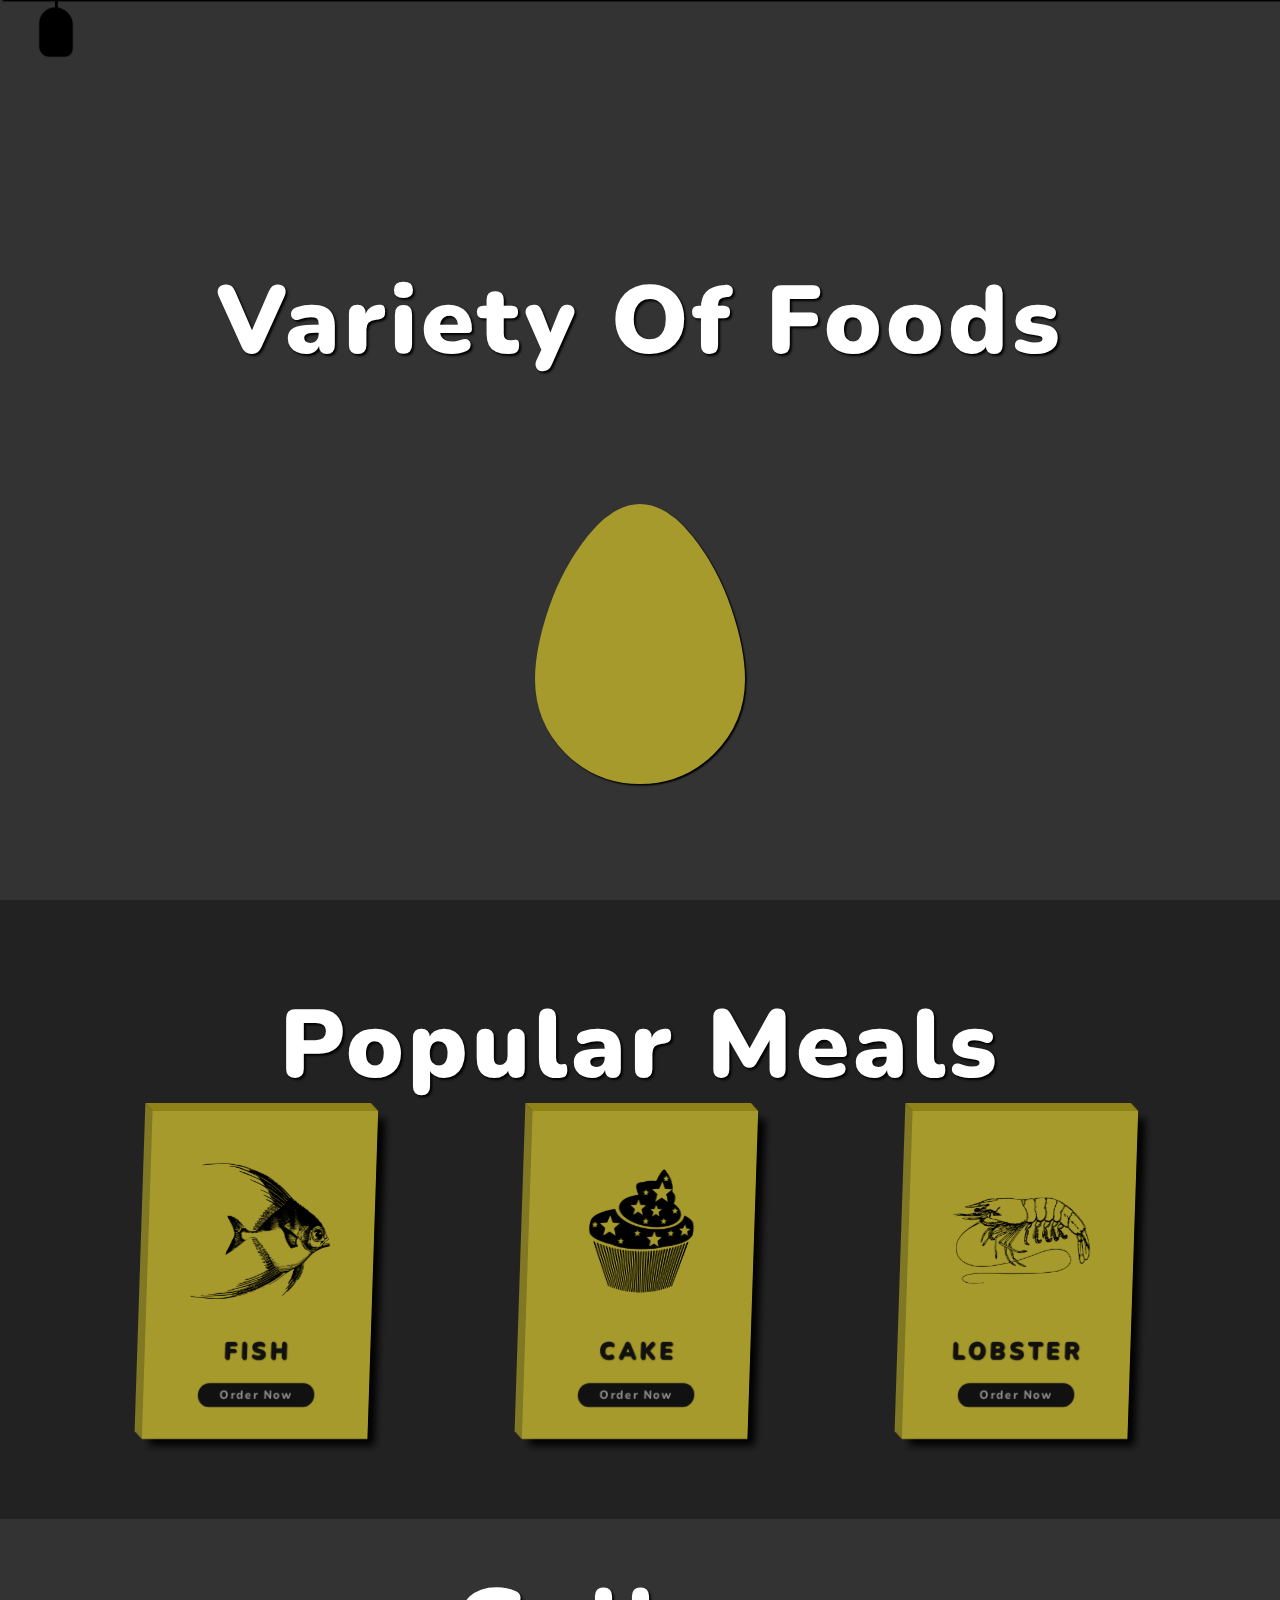
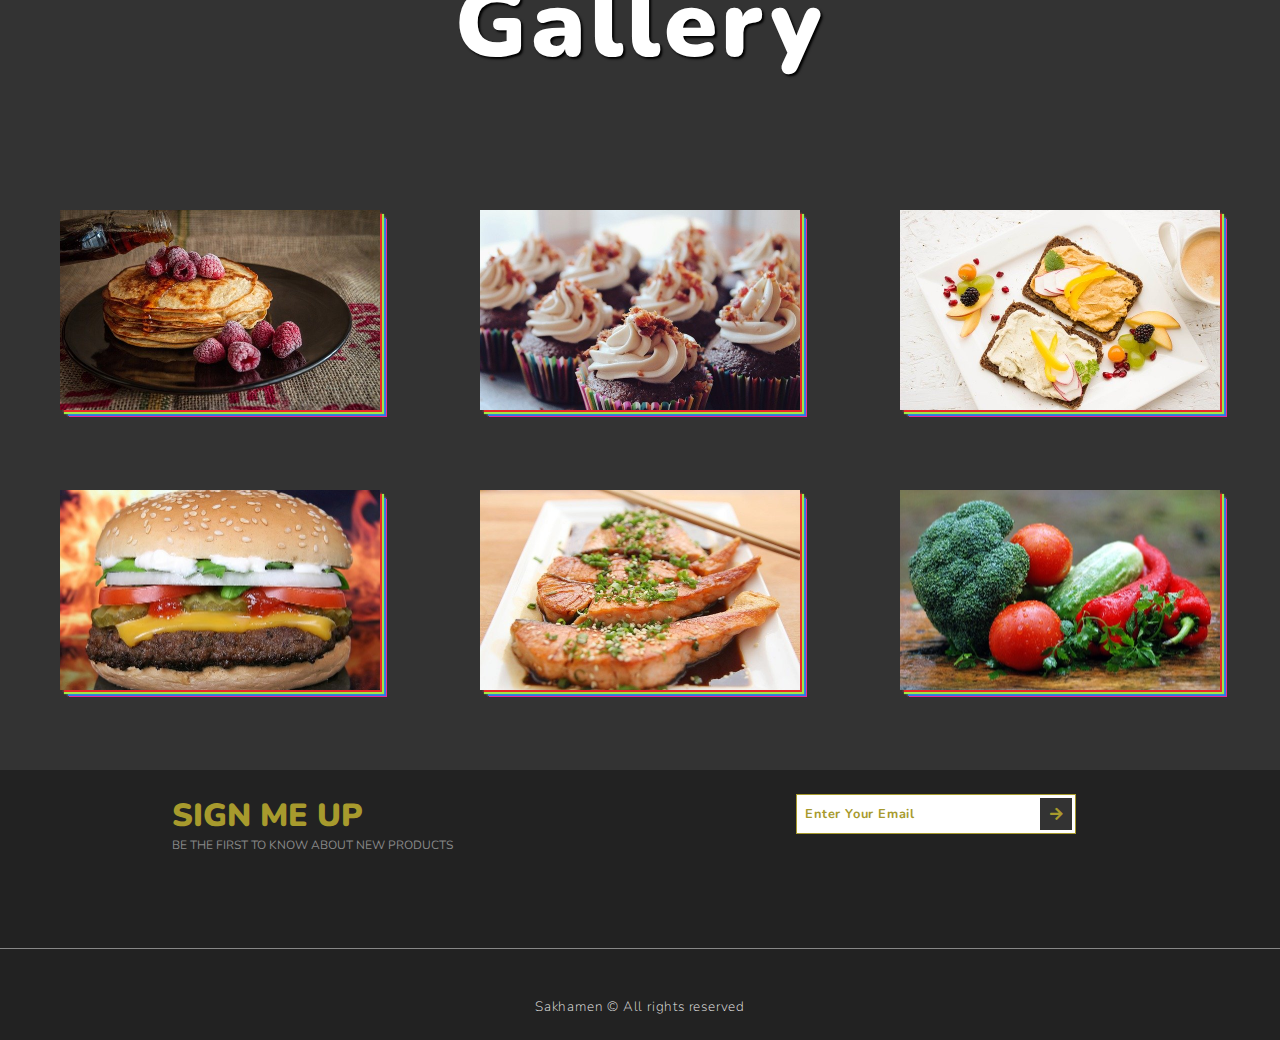
<file: Project 1 - Foods/index.html>
<!DOCTYPE html>
<html lang="en">
  <head>
    <meta charset="UTF-8" />
    <meta name="viewport" content="width=device-width, initial-scale=1.0" />
    <title>Foods</title>
    <link rel="stylesheet" href="style.css" />
    <link
      rel="stylesheet"
      href="https://cdnjs.cloudflare.com/ajax/libs/font-awesome/5.15.1/css/all.min.css"
    />
  </head>
  <body>
    <!-- Navbar  -->
    <nav class="navbar target">
      <a href="#" class="navbar-link">
        <i class="fas fa-home"></i>
        <span>Home</span>
      </a>
      <a href="#" class="navbar-link">
        <i class="fas fa-utensils"></i>
        <span>Meals</span>
      </a>
      <a href="#" class="navbar-link">
        <i class="fas fa-hamburger"></i>
        <span>Burger</span>
      </a>
      <a href="#" class="navbar-link">
        <i class="fas fa-pizza-slice"></i>
        <span>Pizza</span>
      </a>
      <a href="#" class="navbar-link">
        <i class="fas fa-blender-phone"></i>
        <span>Contact</span>
      </a>
    </nav>
    <div class="menu target"></div>
    <!-- End of Navbar  -->

    <div class="container">
      <!-- Section 1 -->
      <section class="section-1">
        <h1 class="section-heading">
          Variety of Foods
        </h1>
        <div class="section-1-icons">
          <i class="fas fa-egg change"></i>
          <i class="fas fa-stroopwafel"></i>
          <i class="fas fa-cheese"></i>
          <i class="fas fa-hotdog"></i>
          <i class="fas fa-drumstick-bite"></i>
          <i class="fas fa-apple-alt"></i>
          <i class="fas fa-ice-cream"></i>
          <i class="fas fa-fish"></i>
          <i class="fas fa-cookie"></i>
          <i class="fas fa-seedling"></i>
        </div>
      </section>
      <!-- End of Section 1 -->

      <!-- Section 2 -->
      <section class="section-2">
        <h1 class="section-heading">
          popular meals
        </h1>
        <div class="card-container">
          <div class="card">
            <img src="images/card-img-1.png" alt="card 1" class="card-img" />
            <h3 class="card-name">Fish</h3>
            <button class="card-btn">Order now</button>
          </div>

          <div class="card">
            <img src="images/card-img-2.png" alt="card 2" class="card-img" />
            <h3 class="card-name">Cake</h3>
            <button class="card-btn">Order now</button>
          </div>

          <div class="card">
            <img src="images/card-img-3.png" alt="card 3" class="card-img" />
            <h3 class="card-name">Lobster</h3>
            <button class="card-btn">Order now</button>
          </div>
        </div>
      </section>
      <!-- End of Section 2 -->

      <!-- Section 3 -->
      <section class="section-3">
        <h1 class="section-heading">
          Gallery
        </h1>
        <div class="gallery">
          <a href="#" class="gallery-link" title="Order Now">
            <img
              src="images/gallery-img-1.jpg"
              alt="gallery 1"
              class="food-img"
            />
            <h3 class="food-name">Pancakes</h3>
            <p class="food-description">
              Lorem ipsum dolor sit amet, consectetur adipisicing elit, sed do
              eiusmod tempor incididunt ut labore et dolore magna aliqua.
            </p>
          </a>

          <a href="#" class="gallery-link" title="Order Now">
            <img
              src="images/gallery-img-2.jpg"
              alt="gallery 2"
              class="food-img"
            />
            <h3 class="food-name">Cupcakes</h3>
            <p class="food-description">
              Lorem ipsum dolor sit amet, consectetur adipisicing elit, sed do
              eiusmod tempor incididunt ut labore et dolore magna aliqua.
            </p>
          </a>

          <a href="#" class="gallery-link" title="Order Now">
            <img
              src="images/gallery-img-3.jpg"
              alt="gallery 3"
              class="food-img"
            />
            <h3 class="food-name">Hummus</h3>
            <p class="food-description">
              Lorem ipsum dolor sit amet, consectetur adipisicing elit, sed do
              eiusmod tempor incididunt ut labore et dolore magna aliqua.
            </p>
          </a>

          <a href="#" class="gallery-link" title="Order Now">
            <img
              src="images/gallery-img-4.jpg"
              alt="gallery 4"
              class="food-img"
            />
            <h3 class="food-name">Hamburger</h3>
            <p class="food-description">
              Lorem ipsum dolor sit amet, consectetur adipisicing elit, sed do
              eiusmod tempor incididunt ut labore et dolore magna aliqua.
            </p>
          </a>

          <a href="#" class="gallery-link" title="Order Now">
            <img
              src="images/gallery-img-5.jpg"
              alt="gallery 5"
              class="food-img"
            />
            <h3 class="food-name">Salmon</h3>
            <p class="food-description">
              Lorem ipsum dolor sit amet, consectetur adipisicing elit, sed do
              eiusmod tempor incididunt ut labore et dolore magna aliqua.
            </p>
          </a>

          <a href="#" class="gallery-link" title="Order Now">
            <img
              src="images/gallery-img-6.jpg"
              alt="gallery 6"
              class="food-img"
            />
            <h3 class="food-name">Vegetables</h3>
            <p class="food-description">
              Lorem ipsum dolor sit amet, consectetur adipisicing elit, sed do
              eiusmod tempor incididunt ut labore et dolore magna aliqua.
            </p>
          </a>
        </div>
      </section>
      <!-- End of Section 3 -->

      <!-- Section 4 -->
      <section class="section-4">
        <div class="section-4-text">
          <h2 class="section-4-heading">
            Sign Me Up
          </h2>
          <p class="section-4-paragraph">
            BE THE FIRST TO KNOW ABOUT NEW PRODUCTS
          </p>
        </div>

        <form class="signup-form">
          <input
            type="email"
            class="signup-form-input"
            placeholder="Enter Your Email"
          />
          <button type="submit" class="signup-form-btn">
            <i class="fas fa-arrow-right"></i>
          </button>
        </form>

        <p class="copyright">
          Sakhamen &copy; All rights reserved
        </p>
      </section>
      <!-- End of Section 4 -->
    </div>
    <script src="script.js"></script>
  </body>
</html>
</file>
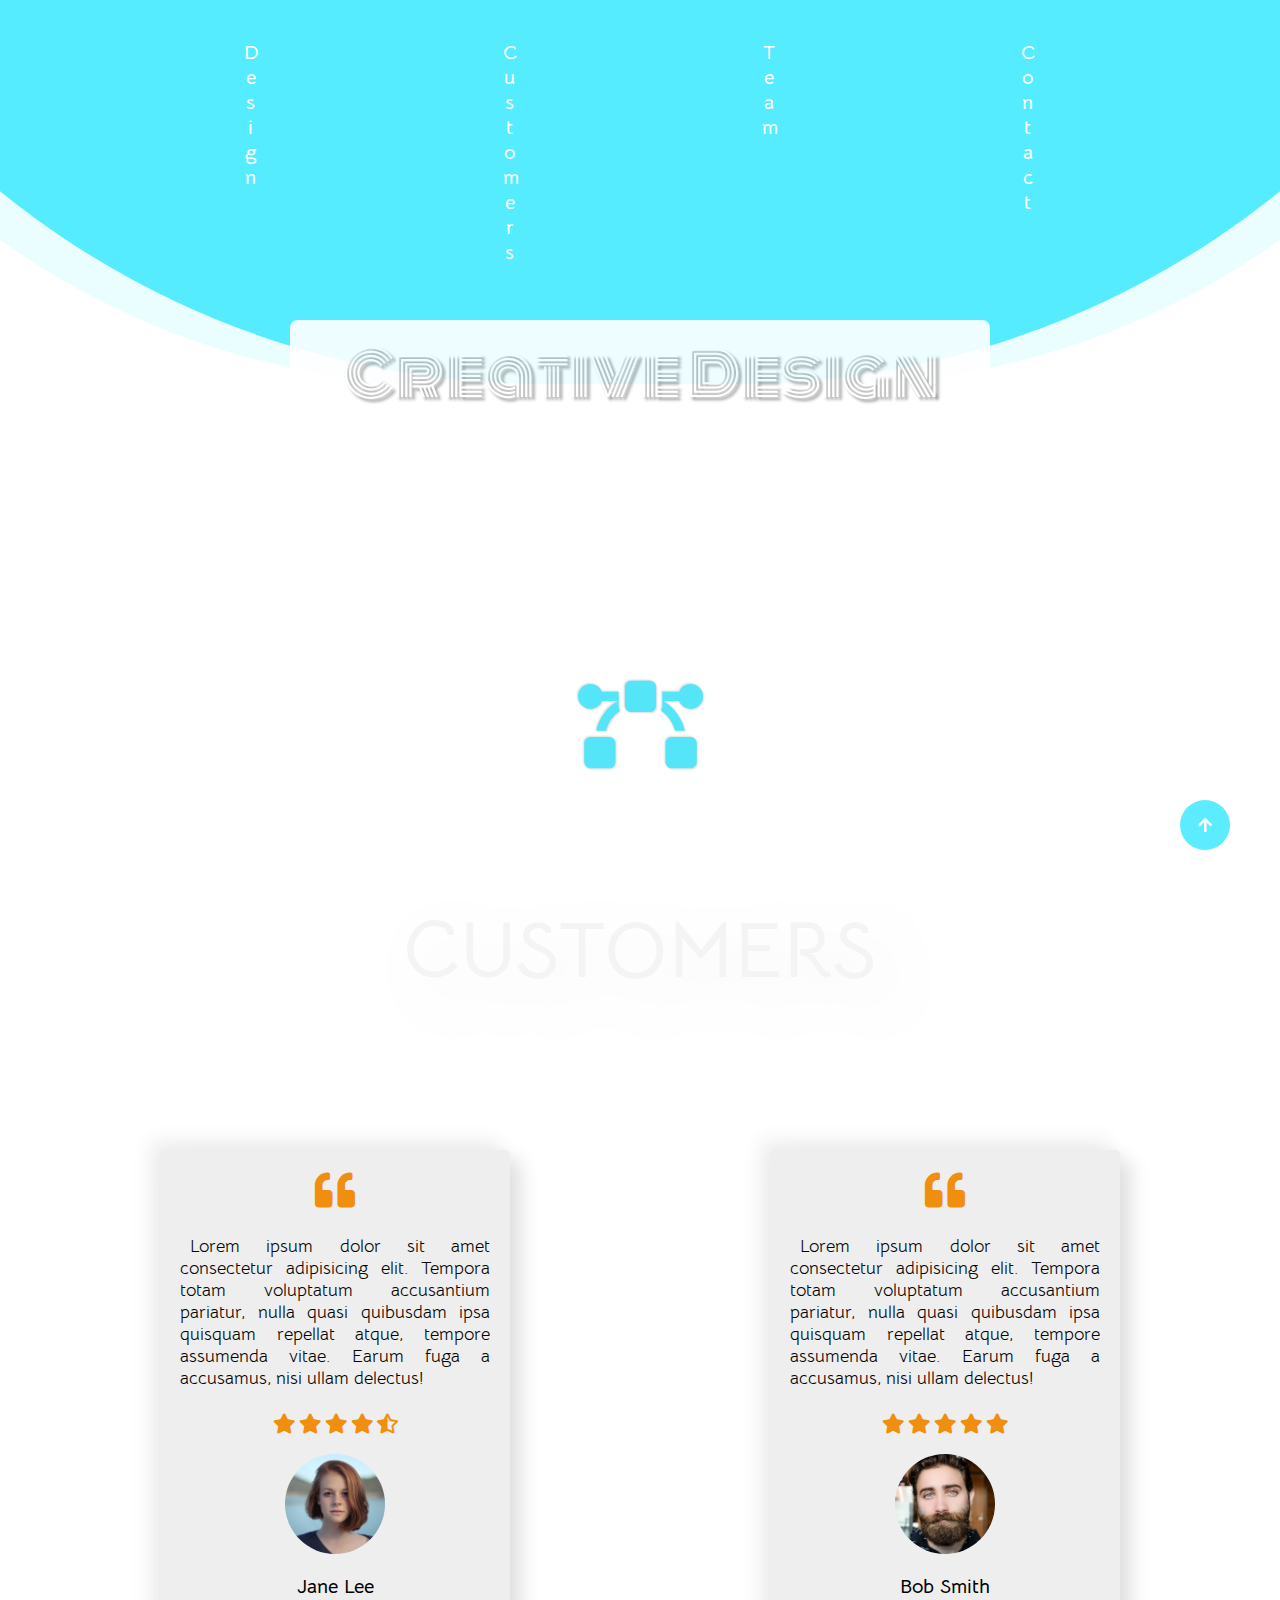
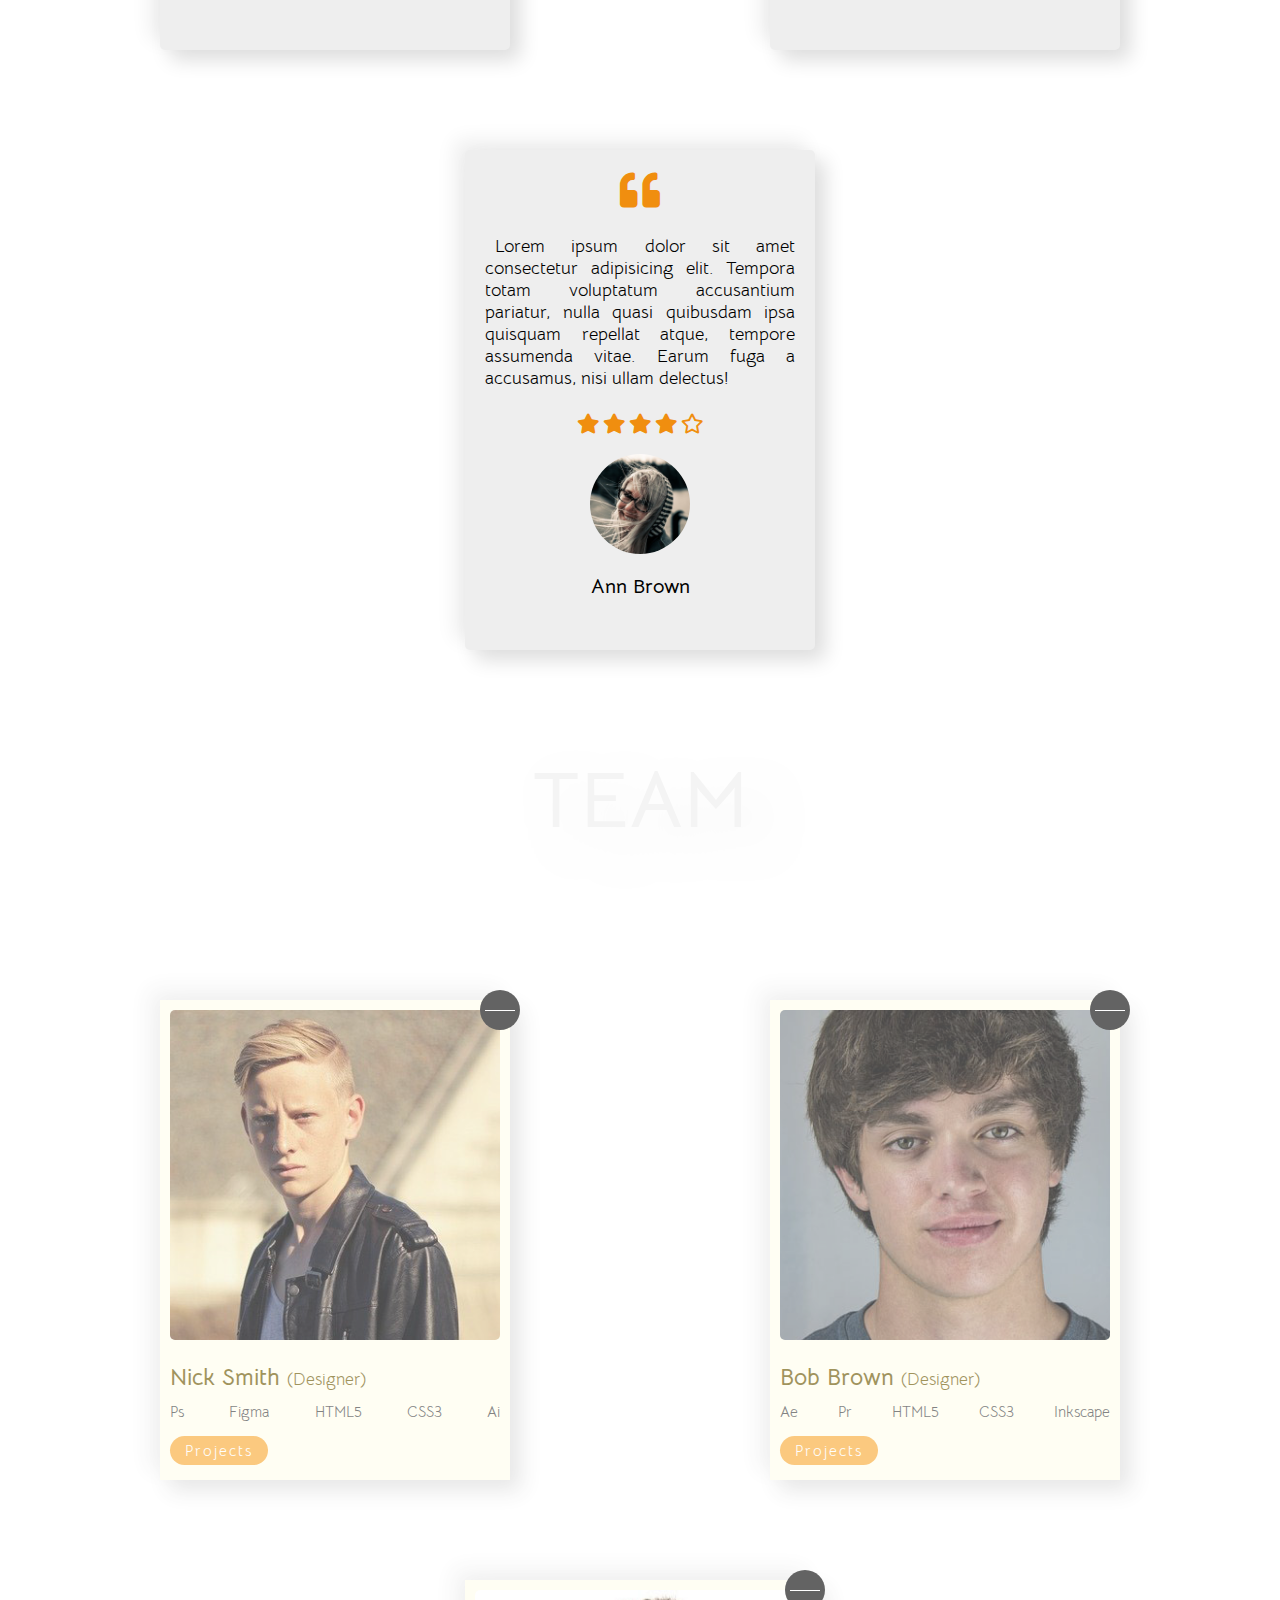
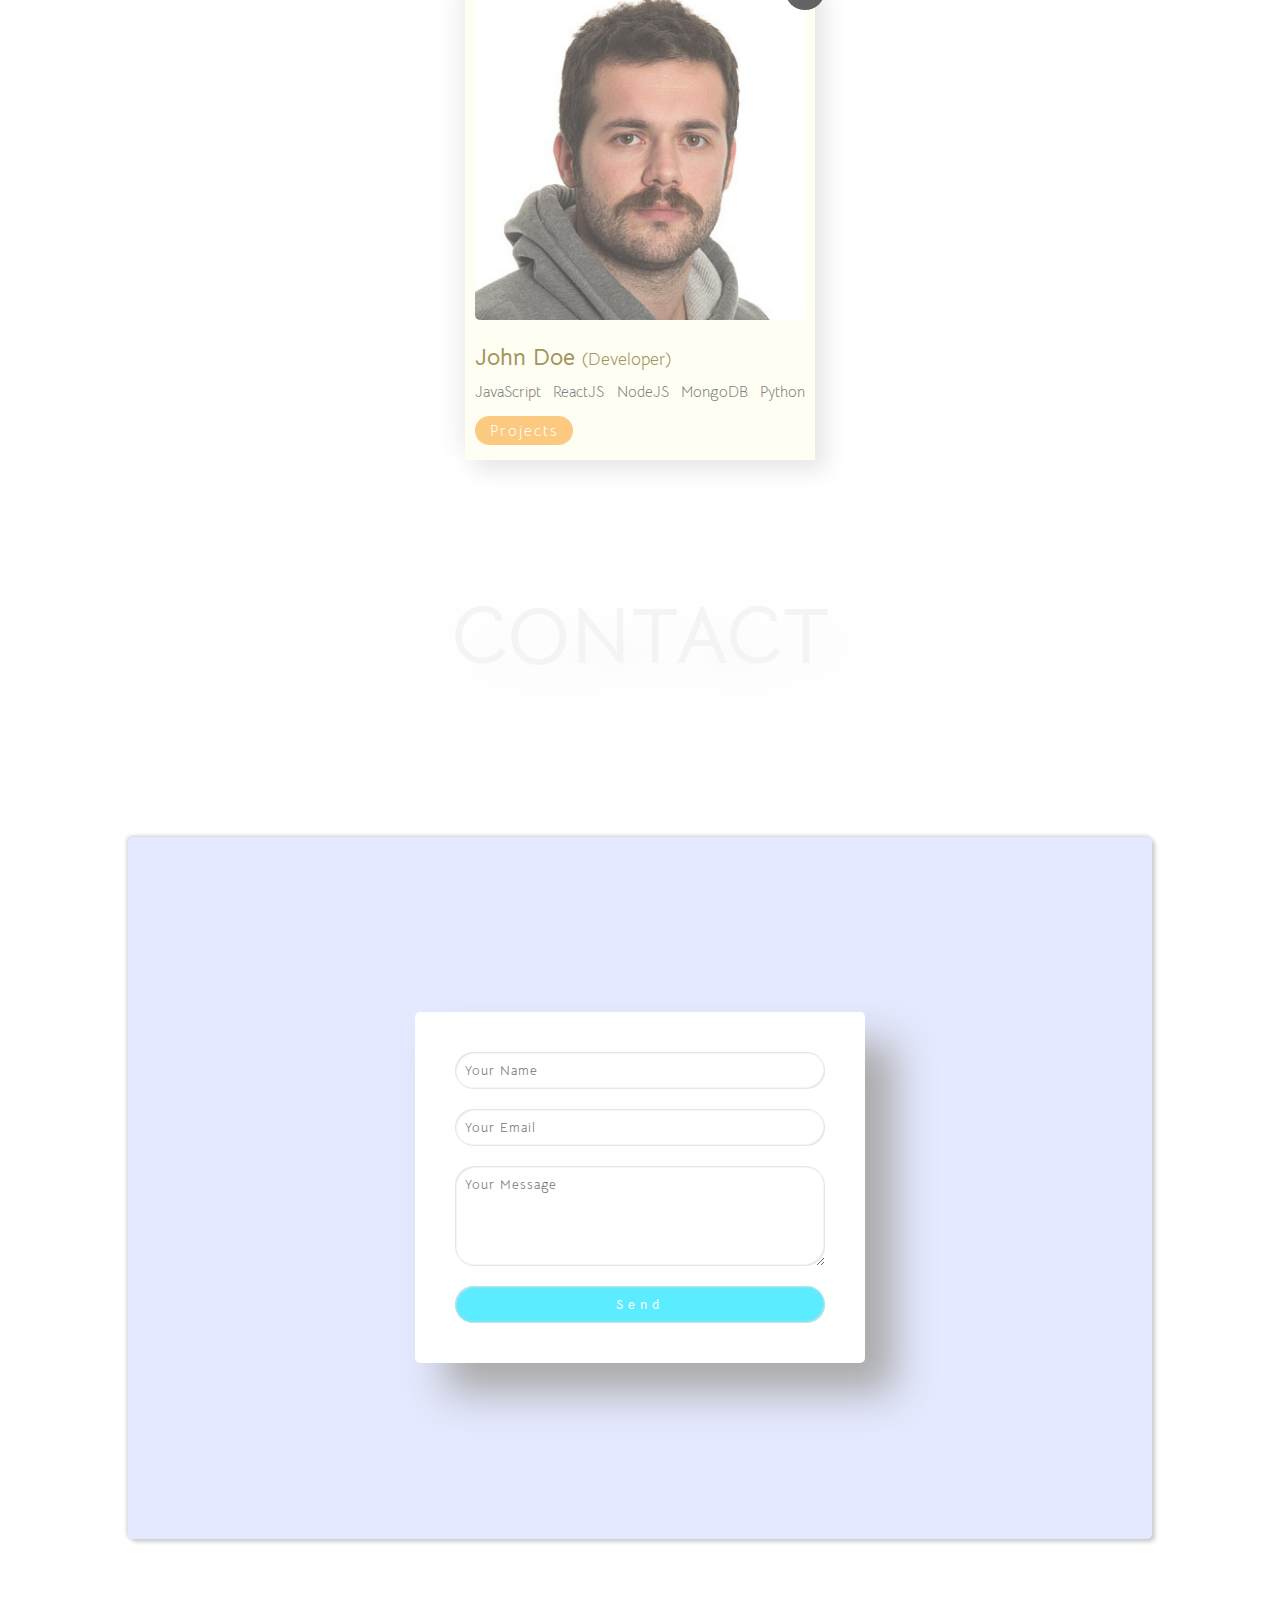
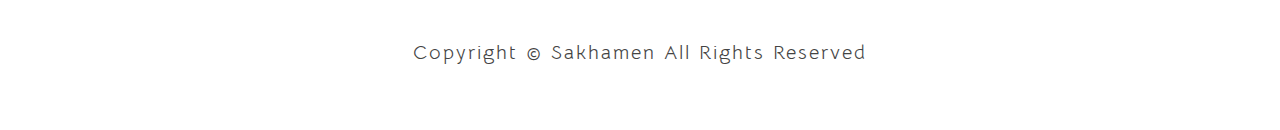
<file: Project 2 - Creative Design/index.html>
<!DOCTYPE html>
<html lang="en">
  <head>
    <meta charset="UTF-8" />
    <meta name="viewport" content="width=device-width, initial-scale=1.0" />
    <title>Creative Design</title>
    <link rel="stylesheet" href="style.css" />
    <link
      rel="stylesheet"
      href="https://cdnjs.cloudflare.com/ajax/libs/font-awesome/5.15.1/css/all.min.css"
    />
  </head>
  <body>
    <div class="container">
      <!-- Section 1 -->
      <section class="section-1" id="home">
        <nav class="navbar">
          <a href="#home" class="navbar-link">Design</a>
          <a href="#customers" class="navbar-link">Customers</a>
          <a href="#team" class="navbar-link">Team</a>
          <a href="#contact" class="navbar-link">Contact</a>
        </nav>
        <div class="floating-bg"></div>
        <h1 class="section-1-heading">Creative Design</h1>
        <div class="logo">
          <i class="fas fa-bezier-curve"></i>
        </div>
      </section>
      <!-- End of Section 1 -->

      <!-- Section 2 -->
      <section class="section-2" id="customers">
        <h1 class="section-heading">Customers</h1>
        <div class="customers-wrapper">
          <div class="customer">
            <i class="fas fa-quote-left"></i>
            <p class="customer-text">
              Lorem ipsum dolor sit amet consectetur adipisicing elit. Tempora
              totam voluptatum accusantium pariatur, nulla quasi quibusdam ipsa
              quisquam repellat atque, tempore assumenda vitae. Earum fuga a
              accusamus, nisi ullam delectus!
            </p>
            <div class="customer-rating">
              <i class="fas fa-star"></i>
              <i class="fas fa-star"></i>
              <i class="fas fa-star"></i>
              <i class="fas fa-star"></i>
              <i class="fas fa-star-half-alt"></i>
            </div>
            <img src="images/customer-img-1.jpg" class="customer-img" />
            <h4 class="customer-name">Jane Lee</h4>
          </div>
          <div class="customer">
            <i class="fas fa-quote-left"></i>
            <p class="customer-text">
              Lorem ipsum dolor sit amet consectetur adipisicing elit. Tempora
              totam voluptatum accusantium pariatur, nulla quasi quibusdam ipsa
              quisquam repellat atque, tempore assumenda vitae. Earum fuga a
              accusamus, nisi ullam delectus!
            </p>
            <div class="customer-rating">
              <i class="fas fa-star"></i>
              <i class="fas fa-star"></i>
              <i class="fas fa-star"></i>
              <i class="fas fa-star"></i>
              <i class="fas fa-star"></i>
            </div>
            <img src="images/customer-img-2.jpg" class="customer-img" />
            <h4 class="customer-name">Bob Smith</h4>
          </div>
          <div class="customer">
            <i class="fas fa-quote-left"></i>
            <p class="customer-text">
              Lorem ipsum dolor sit amet consectetur adipisicing elit. Tempora
              totam voluptatum accusantium pariatur, nulla quasi quibusdam ipsa
              quisquam repellat atque, tempore assumenda vitae. Earum fuga a
              accusamus, nisi ullam delectus!
            </p>
            <div class="customer-rating">
              <i class="fas fa-star"></i>
              <i class="fas fa-star"></i>
              <i class="fas fa-star"></i>
              <i class="fas fa-star"></i>
              <i class="far fa-star"></i>
            </div>
            <img src="images/customer-img-3.jpg" class="customer-img" />
            <h4 class="customer-name">Ann Brown</h4>
          </div>
        </div>
      </section>
      <!-- End of Section 2 -->

      <!-- Section 3 -->
      <section class="section-3" id="team">
        <h1 class="section-heading">Team</h1>
        <div class="team-wrapper">
          <div class="team-member">
            <img src="images/team-member-1.jpg" class="team-member-img" />
            <h2 class="team-member-name">Nick Smith <span>(Designer)</span></h2>
            <ul class="team-member-skills">
              <li>Ps</li>
              <li>Figma</li>
              <li>HTML5</li>
              <li>CSS3</li>
              <li>Ai</li>
            </ul>
            <a href="#" class="projects-btn">Projects</a>
            <div class="story-btn" title="My Story">
              <div class="story-btn-line"></div>
            </div>
            <div class="story">
              <h4 class="story-heading">About Me</h4>
              <p class="story-paragraph">
                Lorem ipsum dolor sit amet consectetur adipisicing elit.
                Reprehenderit obcaecati blanditiis aspernatur ab doloribus optio
                nesciunt adipisci fugiat quia veritatis doloremque tempore ipsum
                sunt atque exercitationem perspiciatis, beatae aliquam
                voluptates perferendis. Doloribus exercitationem adipisci,
                quidem veritatis temporibus magni. Sunt, exercitationem?
              </p>
            </div>
          </div>
          <div class="team-member">
            <img src="images/team-member-2.jpg" class="team-member-img" />
            <h2 class="team-member-name">Bob Brown <span>(Designer)</span></h2>
            <ul class="team-member-skills">
              <li>Ae</li>
              <li>Pr</li>
              <li>HTML5</li>
              <li>CSS3</li>
              <li>Inkscape</li>
            </ul>
            <a href="#" class="projects-btn">Projects</a>
            <div class="story-btn" title="My Story">
              <div class="story-btn-line"></div>
            </div>
            <div class="story">
              <h4 class="story-heading">About Me</h4>
              <p class="story-paragraph">
                Lorem ipsum dolor sit amet consectetur adipisicing elit.
                Reprehenderit obcaecati blanditiis aspernatur ab doloribus optio
                nesciunt adipisci fugiat quia veritatis doloremque tempore ipsum
                sunt atque exercitationem perspiciatis, beatae aliquam
                voluptates perferendis. Doloribus exercitationem adipisci,
                quidem veritatis temporibus magni. Sunt, exercitationem?
              </p>
            </div>
          </div>
          <div class="team-member">
            <img src="images/team-member-3.jpg" class="team-member-img" />
            <h2 class="team-member-name">John Doe <span>(Developer)</span></h2>
            <ul class="team-member-skills">
              <li>JavaScript</li>
              <li>ReactJS</li>
              <li>NodeJS</li>
              <li>MongoDB</li>
              <li>Python</li>
            </ul>
            <a href="#" class="projects-btn">Projects</a>
            <div class="story-btn" title="My Story">
              <div class="story-btn-line"></div>
            </div>
            <div class="story">
              <h4 class="story-heading">About Me</h4>
              <p class="story-paragraph">
                Lorem ipsum dolor sit amet consectetur adipisicing elit.
                Reprehenderit obcaecati blanditiis aspernatur ab doloribus optio
                nesciunt adipisci fugiat quia veritatis doloremque tempore ipsum
                sunt atque exercitationem perspiciatis, beatae aliquam
                voluptates perferendis. Doloribus exercitationem adipisci,
                quidem veritatis temporibus magni. Sunt, exercitationem?
              </p>
            </div>
          </div>
        </div>
      </section>
      <!-- End of Section 3 -->

      <!-- Section 4 -->
      <section class="section-4" id="contact">
        <h1 class="section-heading">Contact</h1>
        <div class="form-container">
          <img src="images/form-img.png" class="form-img" />
          <form class="contact-form">
            <input type="text" placeholder="Your Name" />
            <input type="email" placeholder="Your Email" />
            <textarea placeholder="Your Message"></textarea>
            <input type="submit" value="Send" />
          </form>
        </div>
        <p class="copyright">
          Copyright &copy; Sakhamen All Rights Reserved
        </p>
      </section>
      <!-- End of Section 4 -->

      <a href="#home" class="scroll-up-btn">
        <i class="fas fa-arrow-up"></i>
      </a>
    </div>
    <script src="script.js"></script>
  </body>
</html>
</file>
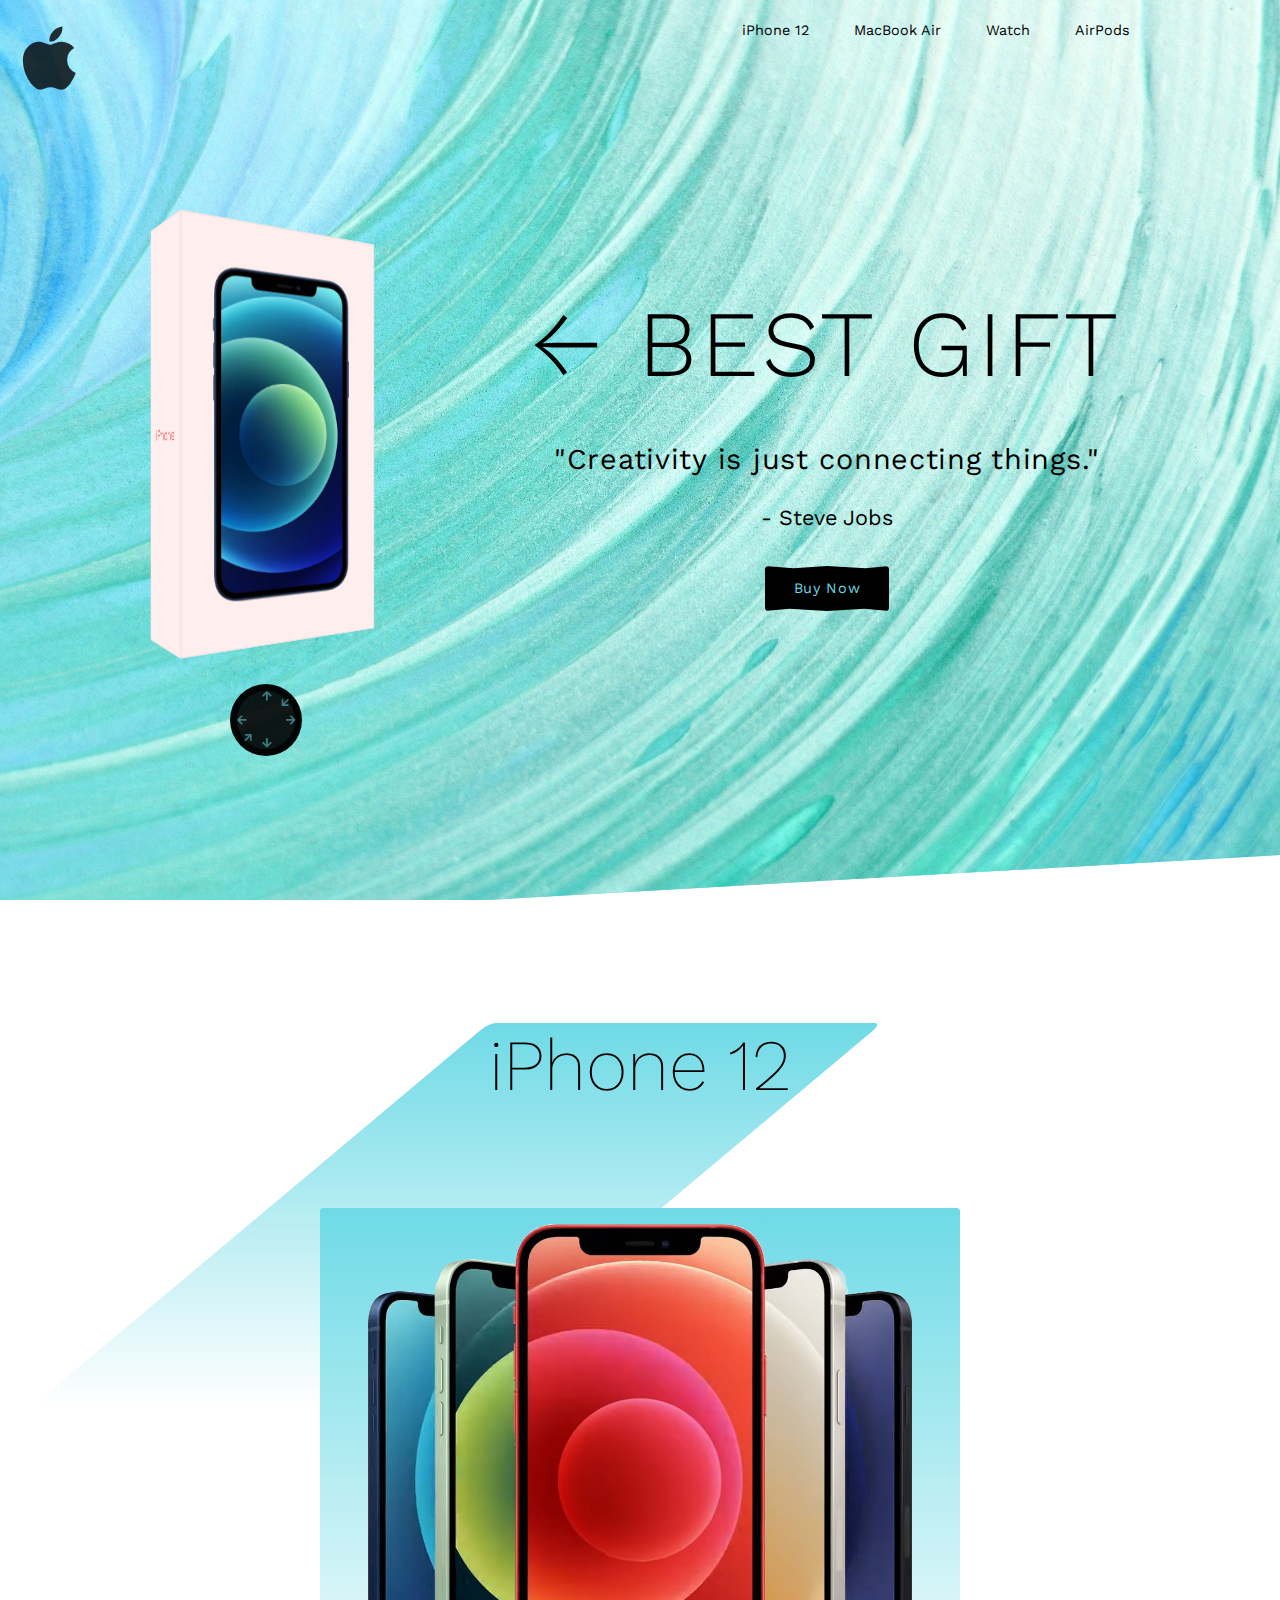
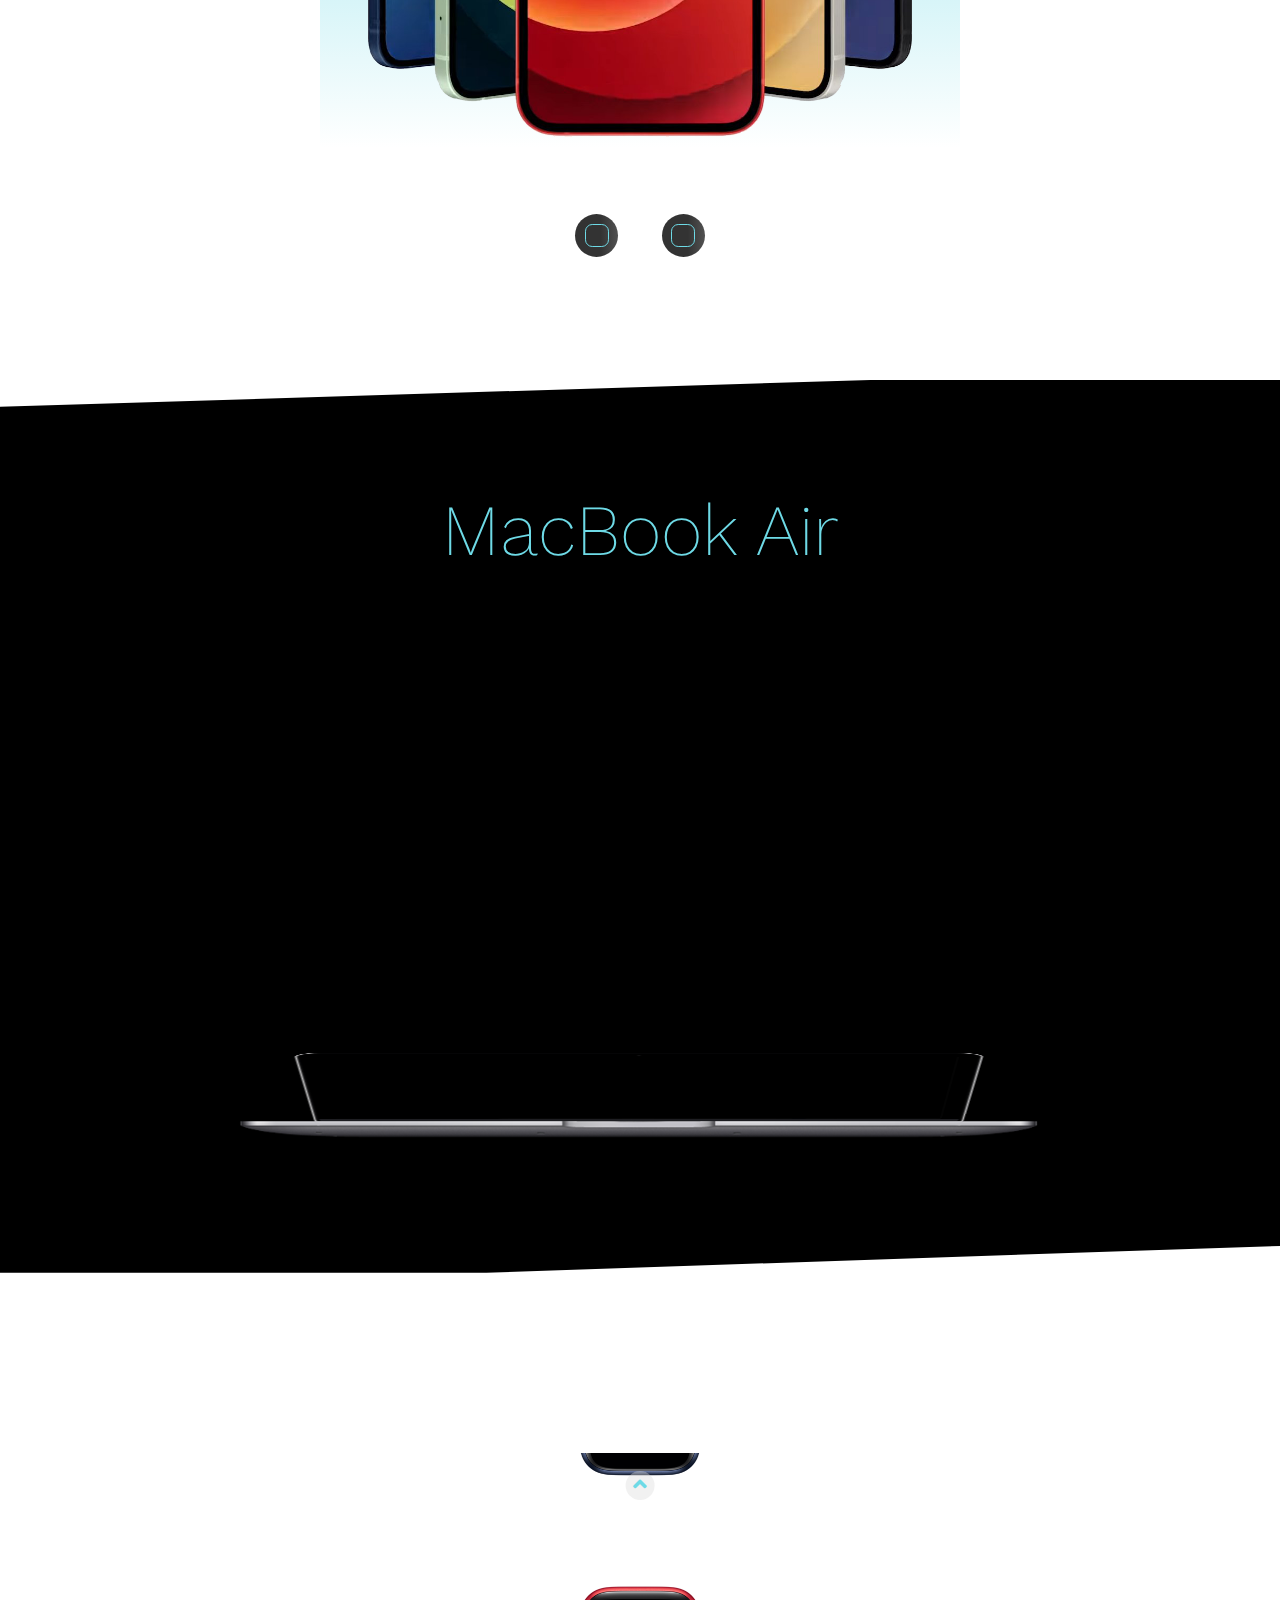
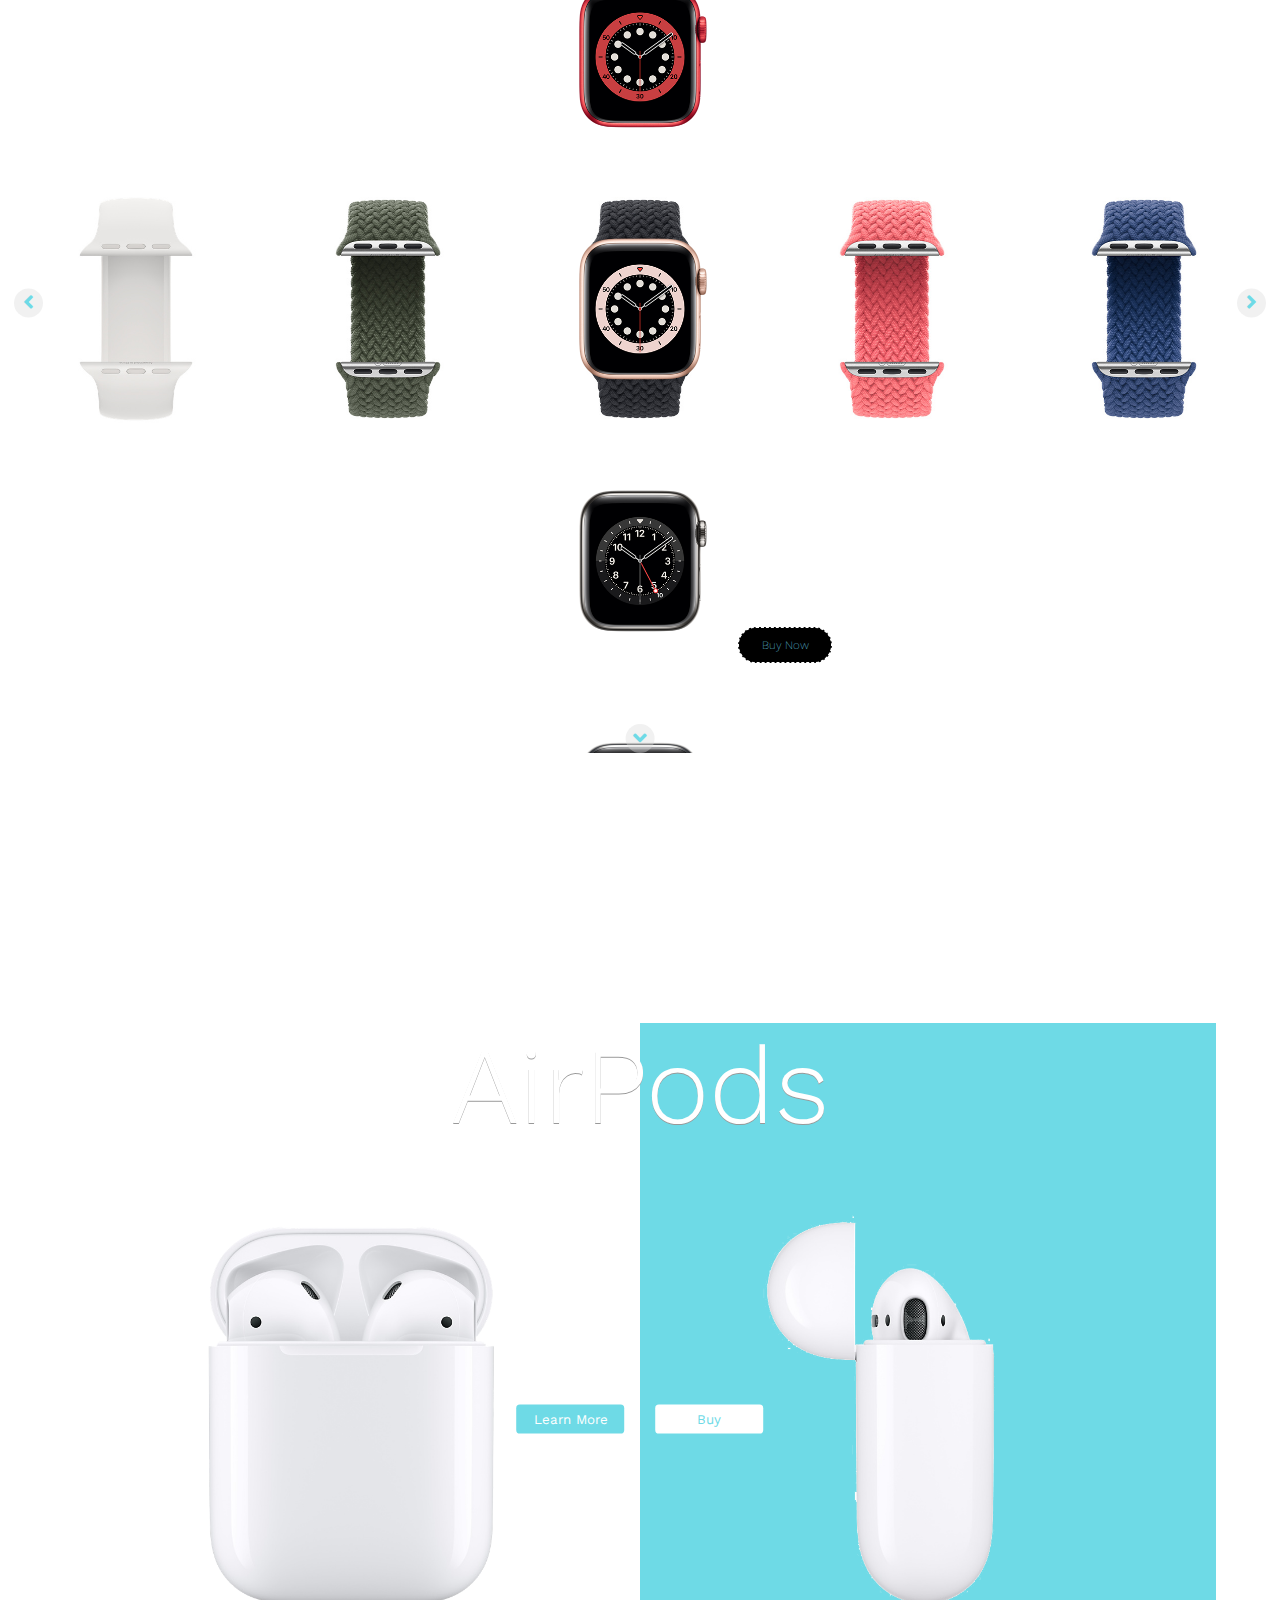
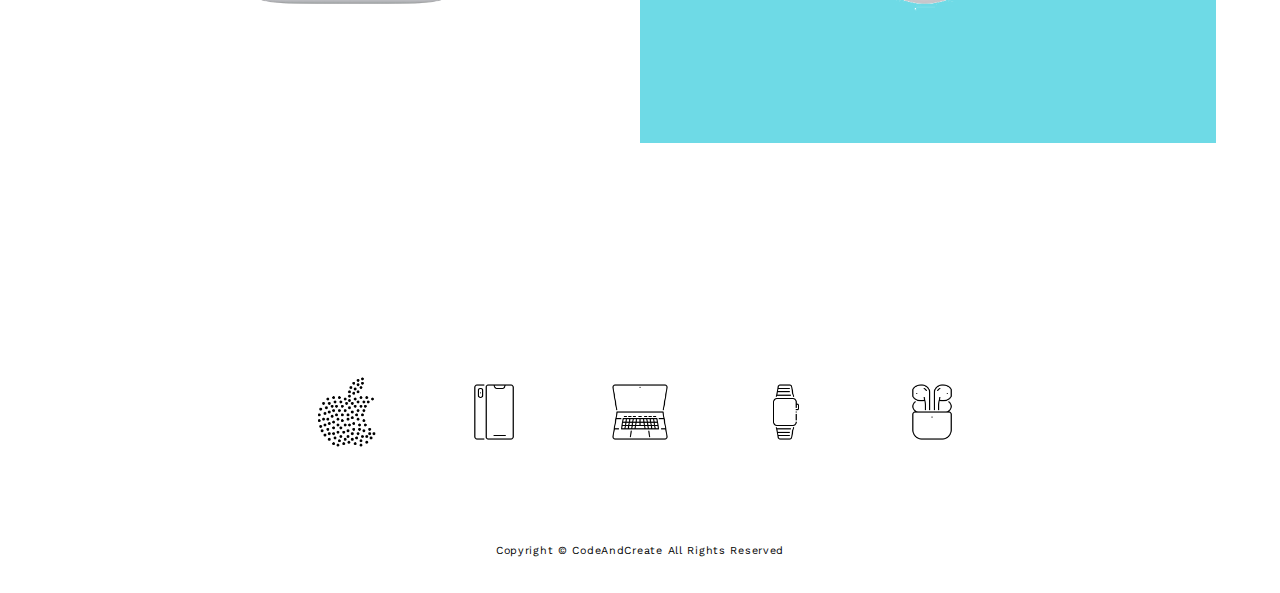
<file: Project 4 - Apple eCommerce/index.html>
<!DOCTYPE html>
<html lang="en">
  <head>
    <meta charset="UTF-8" />
    <meta name="viewport" content="width=device-width, initial-scale=1.0" />
    <title>Apple eCommerce</title>
    <link rel="shortcut icon" href="images/icons/home-icon.png" />
    <link rel="stylesheet" href="style.css" />
    <link
      rel="stylesheet"
      href="https://cdnjs.cloudflare.com/ajax/libs/font-awesome/5.15.1/css/all.min.css"
    />
  </head>
  <body>
    <div class="container">
      <!-- Section 1 -->
      <section class="section-1" id="section-1">
        <!-- Logo -->
        <a href="#" class="logo">
          <i class="fab fa-apple"></i>
        </a>
        <!--End of Logo -->

        <!-- Navbar -->
        <nav class="navbar">
          <a href="#section-2" class="navbar-link">iPhone 12</a>
          <a href="#section-3" class="navbar-link">MacBook Air</a>
          <a href="#section-3" class="navbar-link">Watch</a>
          <a href="#section-4" class="navbar-link">AirPods</a>
        </nav>
        <!-- End of Navbar -->

        <!-- Cube -->
        <div class="cube-wrapper">
          <div class="cube">
            <div class="front-side">
              <img src="images/iphone.png" />
            </div>
            <div class="back-side center">
              <i class="fab fa-apple"></i>
            </div>
          </div>

          <!-- Controls -->
          <div class="controls">
            <a href="#" class="top-x-control">
              <i class="fas fa-arrow-up"></i>
            </a>
            <a href="#" class="bottom-x-control">
              <i class="fas fa-arrow-down"></i>
            </a>
            <a href="#" class="left-y-control">
              <i class="fas fa-arrow-left"></i>
            </a>
            <a href="#" class="right-y-control">
              <i class="fas fa-arrow-right"></i>
            </a>
            <a href="#" class="top-z-control">
              <i class="fas fa-arrow-down"></i>
            </a>
            <a href="#" class="bottom-z-control">
              <i class="fas fa-arrow-up"></i>
            </a>
          </div>
          <!-- End of Controls -->
        </div>
        <!-- End of Cube -->

        <!-- Banner -->
        <div class="section-1-banner center">
          <h1>&#8592; Best Gift</h1>
          <p>"Creativity is just connecting things."</p>
          <span> - Steve Jobs</span>
          <button type="button">Buy Now</button>
        </div>
        <!-- End of Banner -->

        <!-- Slideshow -->
        <div class="slideshow"></div>
        <!-- End of Slideshow -->
      </section>
      <!-- End of Section 1 -->

      <!-- Section 2 -->
      <section class="section-2" id="section-2">
        <!-- Section 2 Heading -->
        <h1 class="section-2-heading">iPhone 12</h1>
        <!-- End of Section 2 Heading -->

        <!-- Section 2 Images -->
        <div class="iphones">
          <img src="images/iPhones/iphones-1-img.png" class="iphone-img-1" />
          <img src="images/iPhones/iphones-2-img.png" class="iphone-img-2" />
        </div>
        <!-- End of Section 2 Images -->

        <!-- Section 2 Buttons -->
        <div class="iphone-btns">
          <a href="#" class="iphone-btn center"><span>Learn More</span></a>
          <a href="#" class="iphone-btn center"><span>Shop</span></a>
        </div>
        <!-- End of Section 2 Buttons -->
      </section>
      <!-- End of Section 2 -->

      <!-- Section 3 -->
      <section class="section-3 center" id="section-3">
        <!-- Section 3 Heading -->
        <h1 class="section-3-heading">MacBook Air</h1>
        <!-- End of Section 3 Heading -->

        <!-- Section 3 Content -->
        <div class="section-3-content center">
          <!-- Section 3 Images -->
          <img src="images/MacBook/macbook-screen.png" class="macbook-img-1" />
          <img
            src="images/MacBook/macbook-keyboard.png"
            class="macbook-img-2"
          />
          <!-- End of Section 3 Images -->

          <!-- Section 3 Loading -->
          <div class="loading-wrapper">
            <div class="loading center">
              <i class="fab fa-apple"></i>
              <div class="progress-bar"></div>
            </div>
          </div>
          <!-- End of Section 3 Loading -->

          <!-- Section 3 Info -->
          <div class="macbook-info">
            <h2 class="macbook-info-heading">Light. Speed.</h2>
            <p class="macbook-price">Starting at $999</p>
            <button class="macbook-btn">Buy Now</button>
          </div>
          <!-- End of Section 3 Info -->
        </div>
        <!-- End of Section 3 Content -->
      </section>
      <!-- End of Section 3 -->

      <!-- Section 4 -->
      <section class="section-4 center" id="section-4">
        <!-- Section 4 Watches -->
        <div class="watches center">
          <!-- Watch Bands -->
          <div class="watch-bands center">
            <img src="images/watches/watch-band-1.jpg" class="watch-band-img" />
            <img src="images/watches/watch-band-2.jpg" class="watch-band-img" />
            <img src="images/watches/watch-band-3.jpg" class="watch-band-img" />
            <img src="images/watches/watch-band-4.jpg" class="watch-band-img" />
            <img src="images/watches/watch-band-5.jpg" class="watch-band-img" />
            <img src="images/watches/watch-band-6.jpg" class="watch-band-img" />
            <img src="images/watches/watch-band-7.jpg" class="watch-band-img" />
            <img src="images/watches/watch-band-8.jpg" class="watch-band-img" />
            <img src="images/watches/watch-band-9.jpg" class="watch-band-img" />
          </div>
          <!-- End of Watch Bands -->

          <!-- Watch Cases -->
          <div class="watch-cases center">
            <img src="images/watches/watch-case-1.png" class="watch-case-img" />
            <img src="images/watches/watch-case-2.png" class="watch-case-img" />
            <img src="images/watches/watch-case-3.png" class="watch-case-img" />
            <img src="images/watches/watch-case-4.png" class="watch-case-img" />
            <img src="images/watches/watch-case-5.png" class="watch-case-img" />
            <img src="images/watches/watch-case-6.png" class="watch-case-img" />
            <img src="images/watches/watch-case-7.png" class="watch-case-img" />
            <img src="images/watches/watch-case-8.png" class="watch-case-img" />
            <img src="images/watches/watch-case-9.png" class="watch-case-img" />
          </div>
          <!-- End of Watch Cases -->
        </div>
        <!-- End of Section 4 Watches -->

        <!-- Watch Controls -->
        <a href="#" class="watch-control watch-top-control center">
          <i class="fas fa-angle-up"></i>
        </a>
        <a href="#" class="watch-control watch-right-control center">
          <i class="fas fa-angle-right"></i>
        </a>
        <a href="#" class="watch-control watch-bottom-control center">
          <i class="fas fa-angle-down"></i>
        </a>
        <a href="#" class="watch-control watch-left-control center">
          <i class="fas fa-angle-left"></i>
        </a>
        <!-- End of Watch Controls -->

        <!-- Watch Button -->
        <button class="watch-btn">Buy Now</button>
        <!-- End of Watch Button -->
      </section>
      <!-- End of Section 4 -->

      <!-- Section 5 -->
      <section class="section-5 center" id="section-5">
        <!-- Section 5 Content -->
        <div class="airpods">
          <!-- Section 5 Heading -->
          <h1 class="section-5-heading">AirPods</h1>
          <!-- End of Section 5 Heading -->

          <!-- Section 5 Images -->
          <img src="images/AirPods/airpods-1.png" class="airpods-img-1" />
          <img src="images/AirPods/airpods-2.png" class="airpods-img-2" />
          <!-- End of Section 5 Images -->

          <!-- Section 5 Buttons -->
          <div class="airpods-buttons">
            <button class="airpods-btn">Learn More</button>
            <button class="airpods-btn">Buy</button>
          </div>
          <!-- End of Section 5 Buttons -->
        </div>
        <!-- End of Section 5 Content -->
      </section>
      <!-- End of Section 5 -->

      <!-- Section 6 -->
      <section class="section-6 center">
        <div class="section-6-icons">
          <a href="#section-1" class="icon-link">
            <img src="images/icons/home-icon.png" />
          </a>
          <a href="#section-2" class="icon-link">
            <img src="images/icons/iphone-icon.png" />
          </a>
          <a href="#section-3" class="icon-link">
            <img src="images/icons/macbook-icon.png" />
          </a>
          <a href="#section-4" class="icon-link">
            <img src="images/icons/watch-icon.png" />
          </a>
          <a href="#section-5" class="icon-link">
            <img src="images/icons/airpods-icon.png" />
          </a>
        </div>
        <p class="copyright">
          Copyright &copy; CodeAndCreate All Rights Reserved
        </p>
      </section>
      <!-- End of Section 6 -->
    </div>
    <script src="script.js"></script>
  </body>
</html>
</file>
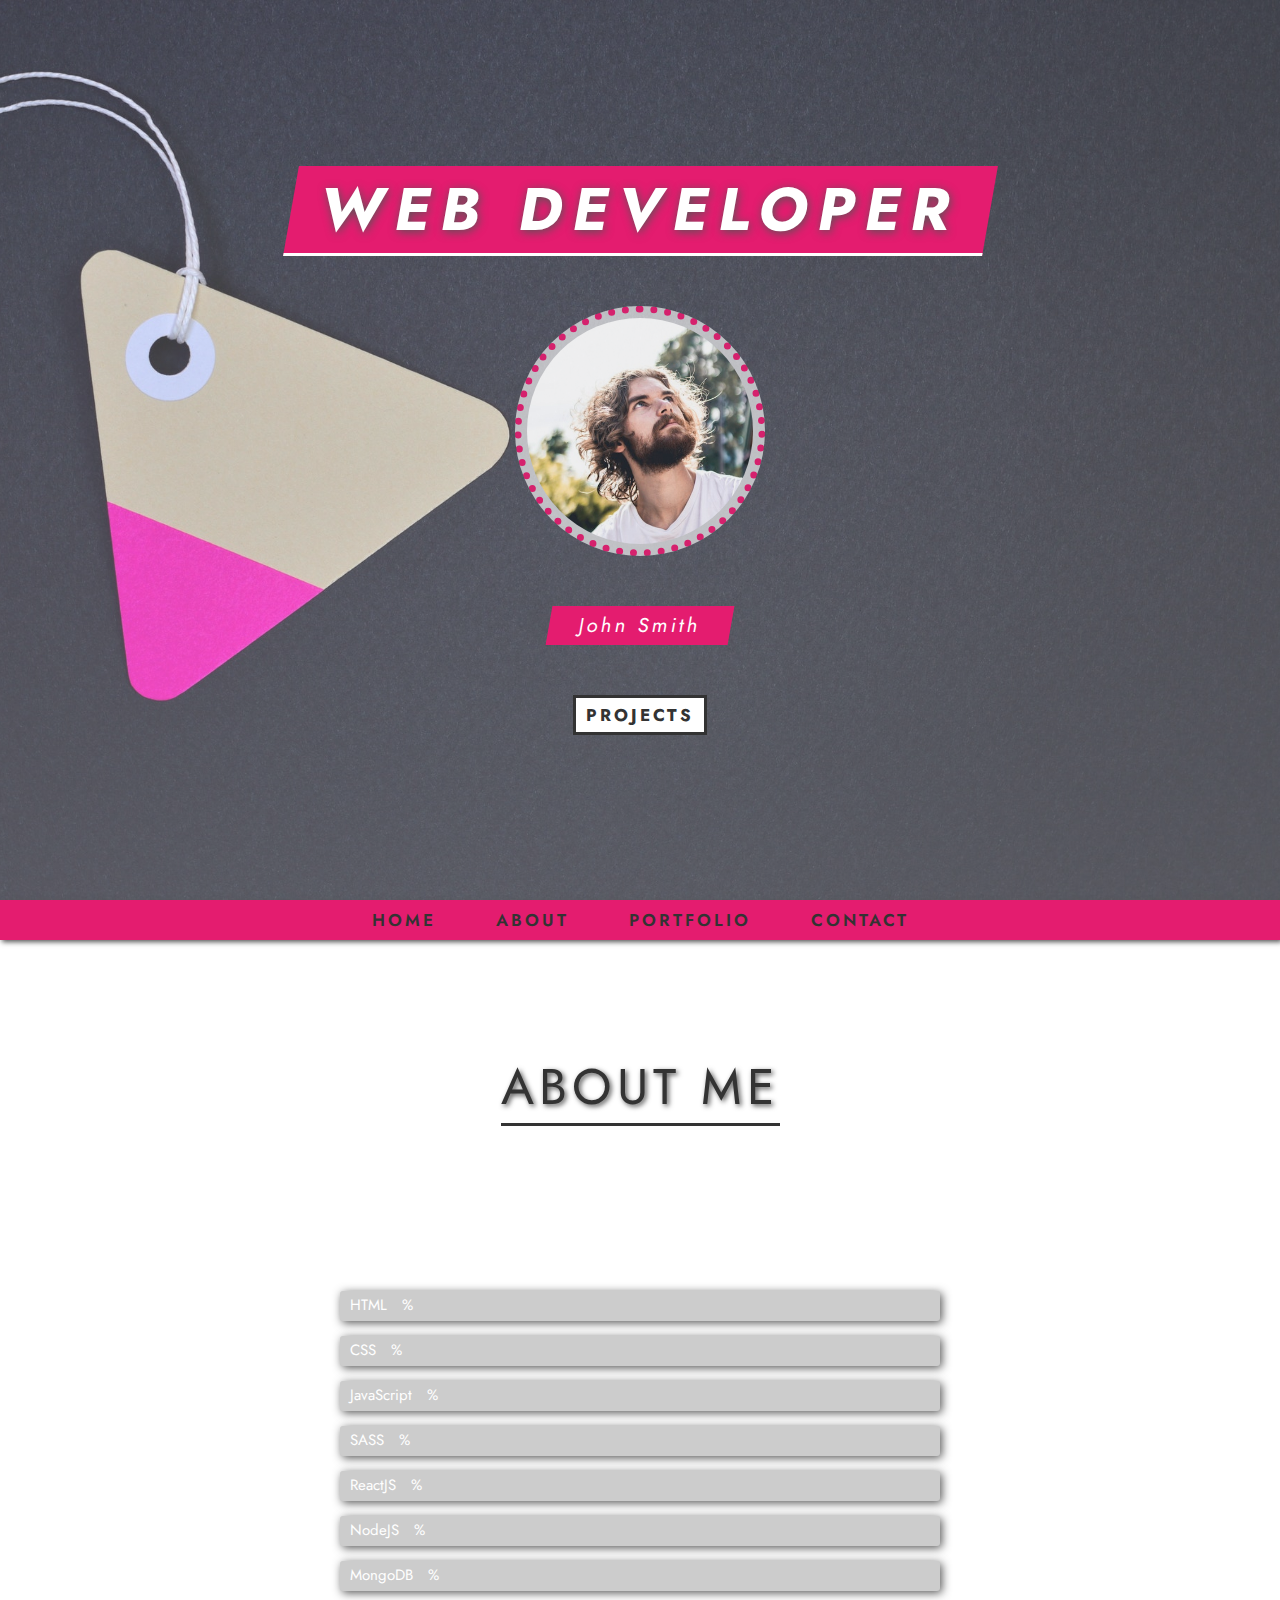
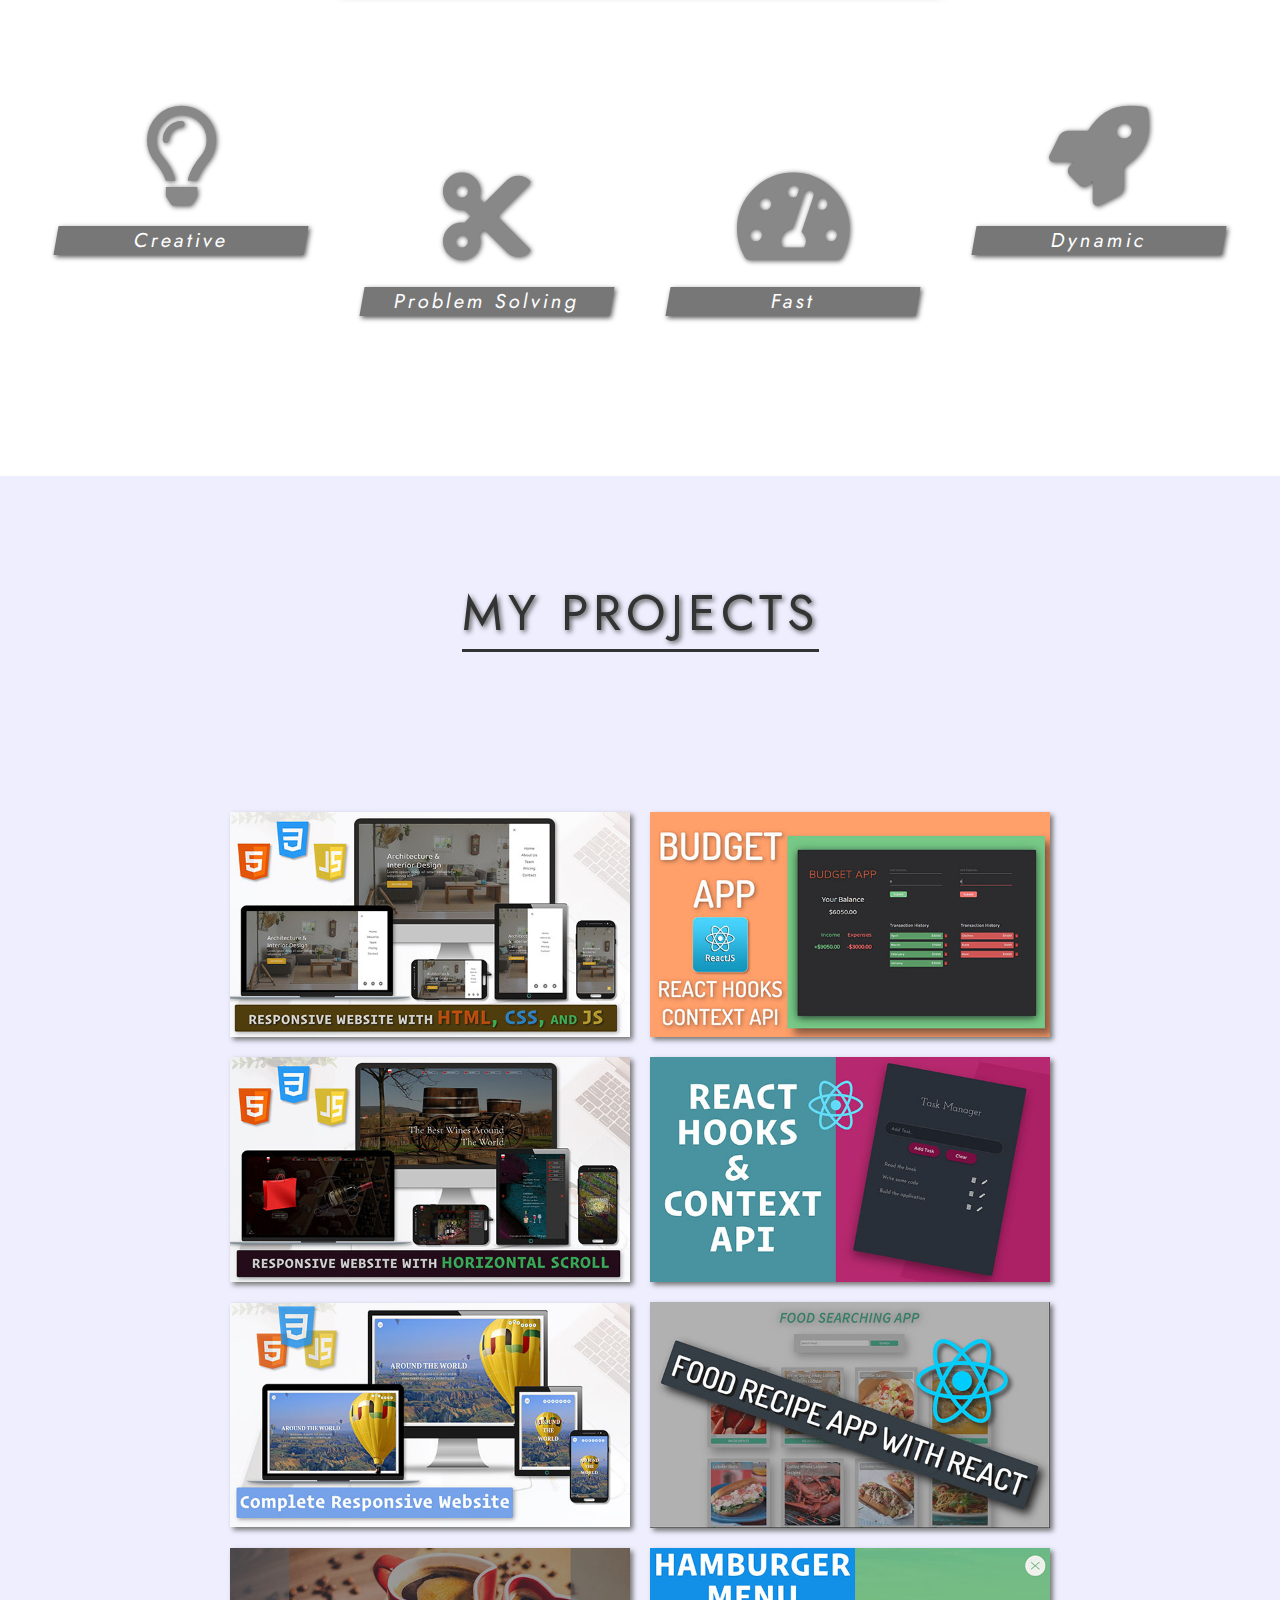
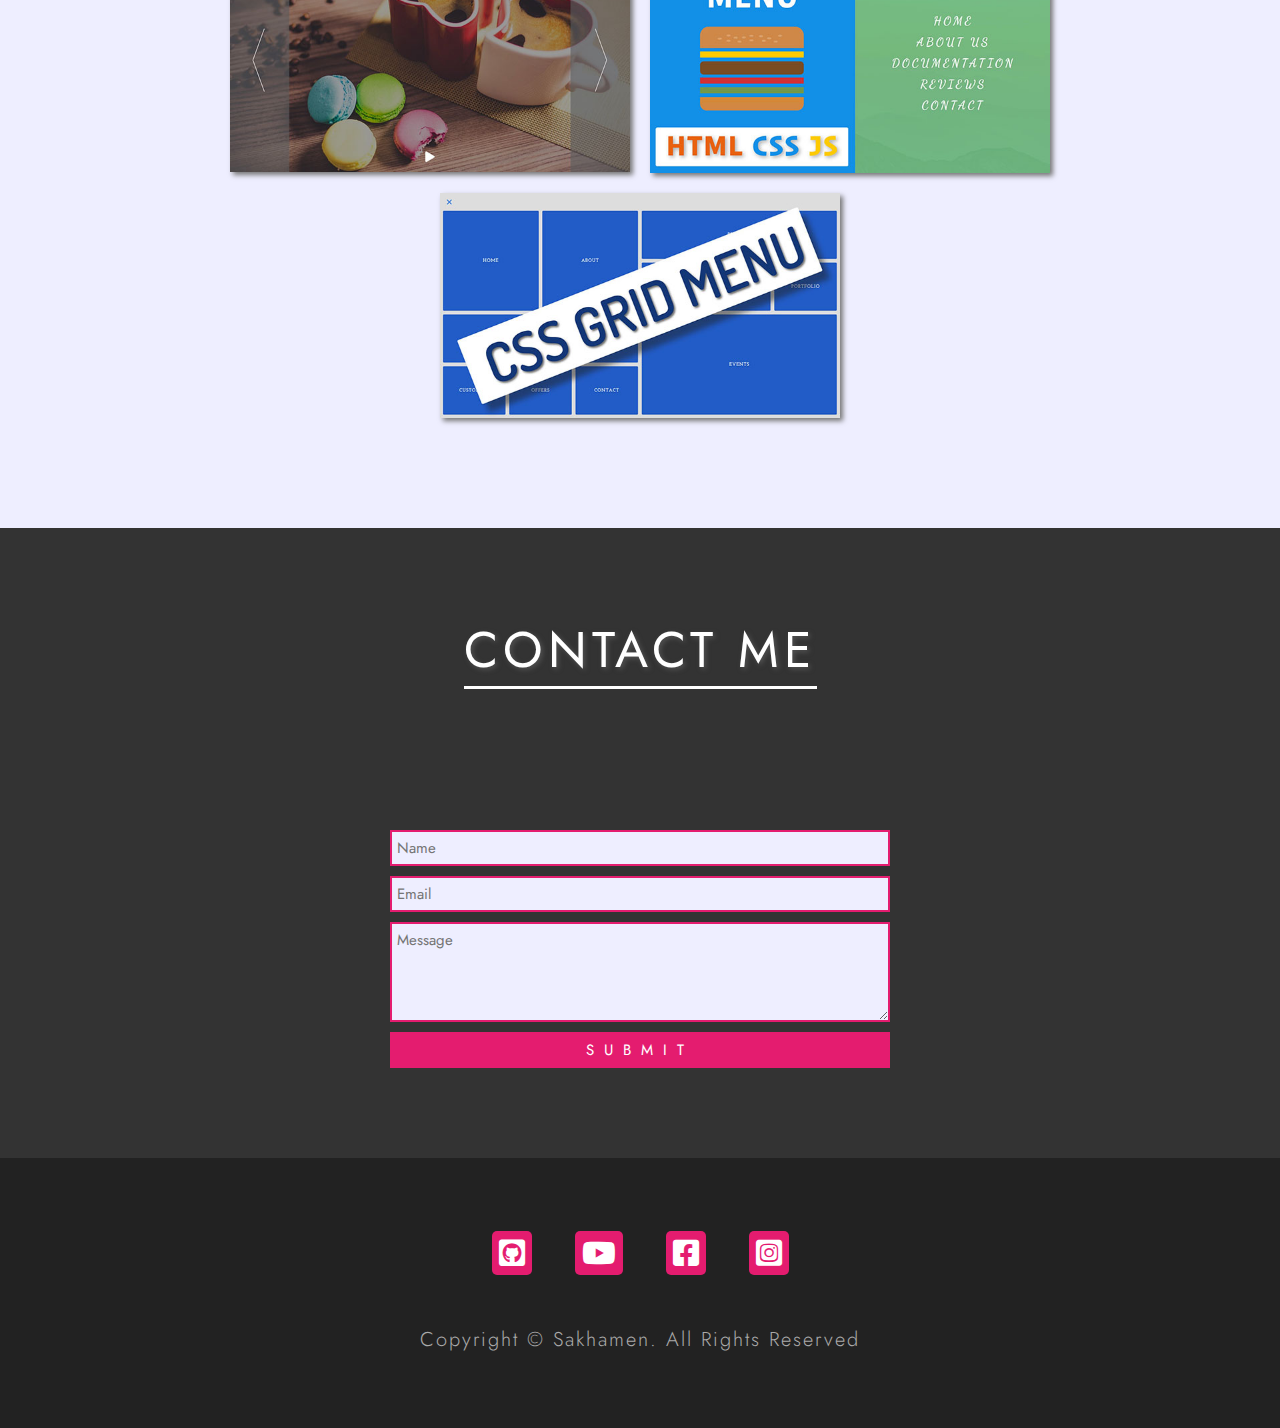
<file: Project 5 - Personal Portfolio/index.html>
<!DOCTYPE html>
<html lang="en">
  <head>
    <meta charset="UTF-8" />
    <meta name="viewport" content="width=device-width, initial-scale=1.0" />
    <title>Personal Portfolio</title>
    <link rel="stylesheet" href="style.css" />
    <link
      rel="stylesheet"
      href="https://cdnjs.cloudflare.com/ajax/libs/font-awesome/5.13.0/css/all.min.css"
    />
    <link
      href="https://fonts.googleapis.com/css2?family=Jost:wght@100;200;300;400;500;600;700;800;900&display=swap"
      rel="stylesheet"
    />
  </head>
  <body>
    <div class="container">
      <!-- Section 1 -->
      <section class="section-1 center" id="section-1">
        <h1 class="section-1-heading">
          Web Developer
        </h1>
        <img src="images/john-smith.jpg" alt="John Smith" class="person-img" />
        <h3 class="person-name">John Smith</h3>
        <a href="#section-3" class="section-1-btn">Projects</a>
      </section>
      <!-- End of Section 1 -->

      <!-- Navbar -->
      <nav class="navbar center">
        <a href="#section-1" class="navbar-link">Home</a>
        <a href="#section-2" class="navbar-link">About</a>
        <a href="#section-3" class="navbar-link">Portfolio</a>
        <a href="#section-4" class="navbar-link">Contact</a>
      </nav>
      <!-- End of Navbar -->

      <!-- Section 2 -->
      <section class="section-2" id="section-2">
        <h1 class="section-heading section-2-heading">About Me</h1>
        <div class="progress-bars-wrapper">
          <div class="progress-bar">
            <p class="progress-text">
              HTML
              <span></span>%
            </p>
            <div class="progress-percent"></div>
          </div>
          <div class="progress-bar">
            <p class="progress-text">
              CSS
              <span></span>%
            </p>
            <div class="progress-percent"></div>
          </div>
          <div class="progress-bar">
            <p class="progress-text">
              JavaScript
              <span></span>%
            </p>
            <div class="progress-percent"></div>
          </div>
          <div class="progress-bar">
            <p class="progress-text">
              SASS
              <span></span>%
            </p>
            <div class="progress-percent"></div>
          </div>
          <div class="progress-bar">
            <p class="progress-text">
              ReactJS
              <span></span>%
            </p>
            <div class="progress-percent"></div>
          </div>
          <div class="progress-bar">
            <p class="progress-text">
              NodeJS
              <span></span>%
            </p>
            <div class="progress-percent"></div>
          </div>
          <div class="progress-bar">
            <p class="progress-text">
              MongoDB
              <span></span>%
            </p>
            <div class="progress-percent"></div>
          </div>
        </div>
        <div class="services">
          <div class="service">
            <i class="far fa-lightbulb"></i>
            <h2 class="service-heading">Creative</h2>
          </div>
          <div class="service">
            <i class="fas fa-cut"></i>
            <h2 class="service-heading">Problem Solving</h2>
          </div>
          <div class="service">
            <i class="fas fa-tachometer-alt"></i>
            <h2 class="service-heading">Fast</h2>
          </div>
          <div class="service">
            <i class="fas fa-rocket"></i>
            <h2 class="service-heading">Dynamic</h2>
          </div>
        </div>
      </section>
      <!-- End of Section 2 -->

      <!-- Section 3 -->
      <section class="section-3" id="section-3">
        <h1 class="section-heading section-3-heading">My Projects</h1>
        <div class="projects-wrapper center">
          <div class="project">
            <div class="project-text">
              <h2 class="project-name">architect website</h2>
              <h4 class="project-technologies">HTML / CSS / JS</h4>
            </div>
            <img src="images/project-1.jpg" class="project-img" />
            <a
              href="https://www.youtube.com/watch?v=3J-EFMzz94g"
              class="project-link"
              target="_blank"
              >Go to Video
            </a>
          </div>
          <div class="project">
            <div class="project-text">
              <h2 class="project-name">Budget App</h2>
              <h4 class="project-technologies">ReactJS</h4>
            </div>
            <img src="images/project-2.jpg" class="project-img" />
            <a
              href="https://www.youtube.com/watch?v=fDffQYs2WB0"
              class="project-link"
              target="_blank"
              >Go to Video
            </a>
          </div>
          <div class="project">
            <div class="project-text">
              <h2 class="project-name">wine house</h2>
              <h4 class="project-technologies">HTML / CSS / JS</h4>
            </div>
            <img src="images/project-3.jpg" class="project-img" />
            <a
              href="https://www.youtube.com/watch?v=jtmuopTpzGE"
              class="project-link"
              target="_blank"
              >Go to Video
            </a>
          </div>
          <div class="project">
            <div class="project-text">
              <h2 class="project-name">task manager</h2>
              <h4 class="project-technologies">ReactJS</h4>
            </div>
            <img src="images/project-4.jpg" class="project-img" />
            <a
              href="https://www.youtube.com/watch?v=fqup-BL3VjI"
              class="project-link"
              target="_blank"
              >Go to Video
            </a>
          </div>
          <div class="project">
            <div class="project-text">
              <h2 class="project-name">The Road</h2>
              <h4 class="project-technologies">HTML / CSS / JS</h4>
            </div>
            <img src="images/project-5.jpg" class="project-img" />
            <a
              href="https://www.youtube.com/watch?v=qmyN7lYY_xo"
              class="project-link"
              target="_blank"
              >Go to Video
            </a>
          </div>
          <div class="project">
            <div class="project-text">
              <h2 class="project-name">food recipe app</h2>
              <h4 class="project-technologies">ReactJS</h4>
            </div>
            <img src="images/project-6.jpg" class="project-img" />
            <a
              href="https://www.youtube.com/watch?v=d1vT4kkTCaw"
              class="project-link"
              target="_blank"
              >Go to Video
            </a>
          </div>
          <div class="project">
            <div class="project-text">
              <h2 class="project-name">slideshow</h2>
              <h4 class="project-technologies">HTML / CSS / JS</h4>
            </div>
            <img src="images/project-7.jpg" class="project-img" />
            <a
              href="https://www.youtube.com/watch?v=1qhSSp2q7n4"
              class="project-link"
              target="_blank"
              >Go to Video
            </a>
          </div>
          <div class="project">
            <div class="project-text">
              <h2 class="project-name">Hamburger menu</h2>
              <h4 class="project-technologies">HTML / CSS / JS</h4>
            </div>
            <img src="images/project-8.jpg" class="project-img" />
            <a
              href="https://www.youtube.com/watch?v=9Q7wy8r3i8w"
              class="project-link"
              target="_blank"
              >Go to Video
            </a>
          </div>
          <div class="project">
            <div class="project-text">
              <h2 class="project-name">CSS grid menu</h2>
              <h4 class="project-technologies">HTML / CSS / JS</h4>
            </div>
            <img src="images/project-9.jpg" class="project-img" />
            <a href="" class="project-link" target="_blank">Go to Video</a>
          </div>
        </div>
      </section>
      <!-- End of Section 3 -->

      <!-- Section 4 -->
      <section class="section-4" id="section-4">
        <h1 class="section-heading section-4-heading">Contact Me</h1>
        <form class="contact-form center">
          <input type="text" placeholder="Name" />
          <input type="email" placeholder="Email" />
          <textarea placeholder="Message"></textarea>
          <input type="submit" value="Submit" class="contact-form-btn" />
        </form>
      </section>
      <!-- End of Section 4 -->

      <!-- Section 5 -->
      <footer class="section-5 center">
        <div class="social-media">
          <a href="#none" class="social-media-link">
            <i class="fab fa-github-square"></i>
          </a>
          <a href="#none" class="social-media-link">
            <i class="fab fa-youtube"></i>
          </a>
          <a href="#none" class="social-media-link">
            <i class="fab fa-facebook-square"></i>
          </a>
          <a href="#none" class="social-media-link">
            <i class="fab fa-instagram-square"></i>
          </a>
        </div>
        <p class="copyright">
          Copyright &copy; Sakhamen. All Rights Reserved
        </p>
      </footer>
      <!-- End of Section 5 -->
    </div>
    <script src="script.js"></script>
  </body>
</html>
</file>
<file: Project 1 - Foods/style.css>
@import url("https://fonts.googleapis.com/css2?family=Nunito:wght@200;300;400;500;600;700;800;900&display=swap");

/* Common Styles*/

* {
  margin: 0;
  padding: 0;
  box-sizing: border-box;
  text-decoration: none;
  outline: none;
  font-family: "Nunito", sans-serif;
  font-weight: 400;
}

html {
  font-size: 62.5%;
}

.section-heading {
  color: #fff;
  font-size: 12rem;
  font-weight: 900;
  text-align: center;
  text-transform: capitalize;
  letter-spacing: 0.5rem;
  text-shadow: 0.3rem 0.3rem 0.3rem #000;
}
/* End of Common Styles*/

/* Navbar */

.navbar {
  width: 100%;
  height: 14rem;
  background-color: #000;
  position: fixed;
  top: -14rem;
  z-index: 150;
  display: flex;
  justify-content: center;
  align-items: center;
  box-shadow: 0.2rem 0.2rem 0.2rem #000;
  transition: top 0.4s;
}

.navbar.change {
  top: 0;
  transition: top 0.4s 0.2s;
}

.navbar-link {
  color: #aaa;
  margin: 0 4rem;
  display: flex;
  flex-direction: column;
  justify-content: center;
  align-items: center;
  opacity: 0;
  transition: color 0.3, opacity, 2s;
}

.change .navbar-link {
  opacity: 1;
}

.change .navbar-link:nth-child(1) {
  transition: opacity 0.4s 0.5s, color 0.3s;
}

.change .navbar-link:nth-child(2) {
  transition: opacity 0.4s 0.6s, color 0.3s;
}

.change .navbar-link:nth-child(3) {
  transition: opacity 0.4s 0.7s, color 0.3s;
}

.change .navbar-link:nth-child(4) {
  transition: opacity 0.4s 0.8s, color 0.3s;
}

.change .navbar-link:nth-child(5) {
  transition: opacity 0.4s 0.9s, color 0.3s;
}

.navbar-link:hover {
  color: #fff;
}

.navbar-link i {
  font-size: 7rem;
}

.navbar-link span {
  font-size: 2.5rem;
  font-weight: 900;
  letter-spacing: 0.5rem;
  margin-top: 0.5rem;
}

.menu {
  width: 4rem;
  height: 6rem;
  background-color: #000;
  position: fixed;
  top: 1rem;
  left: 5rem;
  border-radius: 30rem 30rem 15rem 15rem;
  box-shadow: 0.1rem 0.1rem 0.1rem #000, -0.1rem -0.1rem 0.1rem #000;
  cursor: pointer;
  z-index: 100;
  transition: top 0.4s 0.2s;
}

.menu.change {
  top: 15rem;
  transition: top 0.4s;
}

.menu::before {
  content: "";
  width: 0.3rem;
  height: 15rem;
  background-color: #000;
  position: absolute;
  top: -15rem;
  left: calc(50% - 0.15rem);
  box-shadow: 0.1rem 0rem 0.1rem #000;
}
/* End of Navbar */

/* Section 1 */

.section-1 {
  background-color: #333;
  display: flex;
  flex-direction: column;
  align-items: center;
  justify-content: space-evenly;
  height: 100vh;
  width: 100%;
}

.section-1-icons i {
  color: #a79a2d;
  font-size: 35rem;
  position: absolute;
  transform: translate(-50%, -50%) scale(0);
  text-shadow: 0.2rem 0.2rem 0.2rem #000;
  transition: transform 0.3s;
}

.section-1-icons i.change {
  transform: translate(-50%, -50%) scale(1);
  transition: transform 0.3s 0.3s;
}
/* End of Section 1 */

/* Section 2 */

.section-2 {
  background-color: #222;
  display: flex;
  flex-direction: column;
  justify-content: space-between;
  padding: 10rem 0;
  height: 100vh;
  width: 100%;
}

.card-container {
  display: flex;
  justify-content: space-evenly;
}

.card {
  background-color: #a79a2d;
  box-shadow: 1rem 1rem 1rem #000;
  display: flex;
  flex-direction: column;
  justify-content: space-between;
  align-items: center;
  position: relative;
  padding: 4rem;
  width: 30rem;
  transform: rotateY(20deg) skewX(-2deg);
  transition: transform 0.5s, box-shadow 0.5s;
}

.card:hover {
  box-shadow: 2rem 2rem 2rem #000;
  transform: rotateY(20deg) skewX(-2deg) translateY(-3rem);
}

.card::before {
  background-color: #817824;
  content: "";
  position: absolute;
  top: 0;
  left: -1rem;
  height: 100%;
  width: 1rem;
  transform: skewY(45deg);
  transform-origin: right;
  box-shadow: -0.1rem -0.1rem -0.1rem #000;
}

.card::after {
  background-color: #8f8317;
  content: "";
  position: absolute;
  top: -1rem;
  left: 0;
  height: 1rem;
  width: 100%;
  transform: skewX(45deg);
  transform-origin: bottom;
  box-shadow: -0.1rem -0.1rem -0.1rem #000;
}

.card-img {
  width: 100%;
}

.card-name {
  color: #111;
  font-size: 3rem;
  font-weight: 900;
  text-transform: uppercase;
  letter-spacing: 0.5rem;
  margin: 2rem 0;
  text-shadow: 0.15rem 0.15rem 0.15rem #000;
}

.card-btn {
  box-shadow: -0.2rem -0.2rem -0.2rem #000;
  background-color: #111;
  border-radius: 5rem;
  border: none;
  color: #888;
  cursor: pointer;
  font-size: 1.5rem;
  font-weight: 800;
  letter-spacing: 0.2rem;
  text-transform: capitalize;
  padding: 0.5rem 0;
  width: 70%;
}
/* End of Section 2 */

/* Section 3 */

.section-3 {
  background-color: #333;
  padding: 5rem 0;
}

.gallery {
  display: flex;
  flex-wrap: wrap;
  align-items: center;
  justify-content: space-evenly;
  margin-top: 10rem;
}

.gallery-link {
  position: relative;
  margin: 4rem 1rem;
}

.gallery-link::before {
  content: "";
  position: absolute;
  top: 2vw;
  left: 80%;
  width: 0.2rem;
  height: 0;
  background-color: #fff;
  transition: height 0.5s;
}

.gallery-link::after {
  content: "";
  position: absolute;
  top: 30%;
  left: 2rem;
  width: 0;
  height: 0.2rem;
  background-color: #fff;
  transition: width 0.5s;
}

.gallery-link:hover::before {
  height: 80%;
}

.gallery-link:hover::after {
  width: 90%;
}

.food-img {
  object-fit: cover;
  height: 15vw;
  width: 24vw;
  box-shadow: 0.3rem 0.3rem 0.1rem #e92929, 0.5rem 0.5rem 0.1rem #a2e946,
    0.7rem 0.7rem 0.1rem #297ce9, 0.9rem 0.9rem 0.1rem #e92999;
  transition: all 0.5s;
}

.gallery-link:hover .food-img {
  box-shadow: 1rem 1rem 0.1rem #e92929, 2rem 2rem 0.1rem #a2e946,
    3rem 3rem 0.1rem #297ce9, 4rem 4rem 0.1rem #e92999;
  transform: scale(1.1);
  filter: blur(0.5rem);
  opacity: 0.5;
}

.food-name {
  position: absolute;
  top: 3rem;
  left: 3rem;
  font-size: 2rem;
  font-weight: 700;
  text-transform: uppercase;
  letter-spacing: 0.1rem;
  color: #fff;
  width: 0;
  overflow: hidden;
  transition: width 0.3s;
}

.gallery-link:hover .food-name {
  width: 100%;
  transition: width 1.5s 0.5s;
}

.food-description {
  position: absolute;
  bottom: 3vw;
  left: 2rem;
  width: 70%;
  font-size: 1.5rem;
  font-weight: 300;
  letter-spacing: 0.1rem;
  text-transform: uppercase;
  color: #fff;
  opacity: 0;
  visibility: hidden;
  transition: opacity 0.3s;
}

.gallery-link:hover .food-description {
  opacity: 1;
  visibility: visible;
  transition: opacity 1s 1s;
}
/* End of Section 3 */

/* Section 4 */

.section-4 {
  width: 100%;
  height: 30vh;
  background-color: #222;
  display: flex;
  justify-content: space-around;
  padding: 3rem 0;
  position: relative;
  align-items: flex-start;
}

.section-4-text {
  text-transform: uppercase;
}

.section-4-heading {
  font-size: 4rem;
  font-weight: 900;
  color: #a79a2d;
}

.section-4-paragraph {
  font-size: 1.5rem;
  color: #888;
}

.signup-form {
  display: flex;
  align-items: center;
}

.signup-form-input {
  width: 35rem;
  height: 5rem;
  padding: 1rem;
  border: 0.2rem solid #a79a2d;
  font-size: 1.6rem;
  font-weight: 700;
  letter-spacing: 0.1rem;
  color: #a79a2d;
}

.signup-form-input::placeholder {
  color: #a79a2d;
}

.signup-form-btn {
  position: relative;
  left: -4.5rem;
  width: 4rem;
  height: 4rem;
  background-color: #333;
  color: #a79a2d;
  border: none;
  font-size: 1.8rem;
  cursor: pointer;
}

.copyright {
  position: absolute;
  bottom: 3rem;
  font-size: 1.7rem;
  font-weight: 200;
  color: #eee;
  letter-spacing: 0.1rem;
  border-top: 0.1rem solid #888;
  padding-top: 6rem;
  width: 100%;
  text-align: center;
}
/* End of Section 4 */

/* Responsive */

@media (max-width: 1400px) {
  html {
    font-size: 50%;
  }

  .section-2 {
    height: auto;
  }

  .cards-container {
    margin-top: 10rem;
  }

  .gallery-link {
    width: 40rem;
    height: 25rem;
    margin: 5rem;
  }

  .food-img {
    width: 100%;
    height: 100%;
  }
}

@media (max-width: 1000px) {
  .section-heading {
    font-size: 9rem;
    margin: 0 5rem;
  }

  .section-1-icons i {
    font-size: 25rem;
  }

  .cards-container {
    flex-wrap: wrap;
  }

  .card {
    margin: 5rem;
  }

  .section-4 {
    height: 30rem;
  }
}

@media (max-width: 900px) {
  .navbar-link {
    margin: 2rem;
  }

  .navbar-link i {
    font-size: 4rem;
  }

  .navbar-link span {
    font-size: 2rem;
  }
}

@media (max-width: 700px) {
  .section-heading {
    font-size: 7rem;
    margin: 0 10rem;
  }

  .section-1-icons i {
    font-size: 20rem;
  }

  .menu {
    left: 2rem;
  }

  .section-4 {
    height: 40rem;
    flex-direction: column;
    justify-content: flex-start;
    align-items: center;
  }

  .section-4-text {
    margin-bottom: 8rem;
  }
}

@media (max-width: 550px) {
  html {
    font-size: 40%;
  }

  .navbar-link {
    margin: 0 0.7rem;
  }
}
/* End of Responsive */
</file>
<file: Project 2 - Creative Design/style.css>
/* Common Styles */
@import url("https://fonts.googleapis.com/css2?family=Bellota+Text:wght@300;400;700&family=Monoton&display=swap");

* {
  margin: 0;
  padding: 0;
  box-sizing: border-box;
  text-decoration: none;
  list-style-type: none;
  outline: none;
  font-family: "Bellota Text", cursive;
  font-weight: 400;
}

html {
  font-size: 62.5%;
  scroll-behavior: smooth;
}

.container {
  width: 100%;
  overflow-x: hidden;
}

.section-heading {
  font-size: 10rem;
  font-weight: bold;
  text-transform: uppercase;
  color: #999;
  text-align: center;
  opacity: 0.1;
  text-shadow: 2rem 2rem 4rem #aaa;
}
/* End of Common Styles */

/* Section 1 */
.section-1 {
  width: 100%;
  height: 100vh;
  background-color: #fff;
  position: relative;
}

.floating-bg {
  width: 150vw;
  height: 150vw;
  background-color: rgba(50, 231, 255, 0.8);
  position: absolute;
  top: -125vw;
  left: calc(50% - 75vw);
  border-radius: 45%;
  animation: rotate 30s infinite;
}

.floating-bg::before {
  content: "";
  width: 100%;
  height: 100%;
  background-color: rgba(50, 231, 255, 0.1);
  position: absolute;
  top: 0;
  left: 0;
  border-radius: 40%;
  animation: rotate 30s infinite;
}

@keyframes rotate {
  0% {
    transform: rotate(0);
  }

  100% {
    transform: rotate(360deg);
  }
}

.navbar {
  position: relative;
  z-index: 20;
  top: 4rem;
  display: flex;
  justify-content: space-evenly;
}

.navbar-link {
  font-size: 2.2rem;
  font-weight: 700;
  letter-spacing: 0.2rem;
  color: #fff;
  width: 1.5rem;
  word-wrap: break-word;
  text-align: center;
  transition: all 0.5s;
}

.navbar-link:hover {
  width: 15rem;
  background-color: rgba(255, 255, 255, 0.2);
  transition: all 2.5s;
}

.section-1-heading {
  font-size: 8rem;
  font-family: "Monoton", cursive;
  position: absolute;
  top: 18vw;
  left: 50%;
  transform: translateX(-50%);
  text-shadow: 0.3rem 0.3rem 0.3rem #888;
  color: #fff;
  background-color: #fff;
  width: 85rem;
  text-align: center;
  padding: 0.8rem 1.6rem;
  border-radius: 0.8rem;
  opacity: 0.9;
}

.logo {
  position: absolute;
  top: 70%;
  left: 50%;
  transform: translateX(-50%);
}

.logo i {
  font-size: 15rem;
  color: rgba(50, 231, 255, 0.8);
  text-shadow: 0.1rem 0.1rem 0.2rem #ddd, -0.1rem -0.1rem 0.2rem #ddd;
}
/* End of Section 1 */

/* Section 2 */
.section-2 {
  width: 100%;
  height: 100vh;
  display: flex;
  flex-direction: column;
  justify-content: space-around;
}

.customers-wrapper {
  display: flex;
  justify-content: space-evenly;
  align-items: center;
  height: 70%;
}

.customer {
  width: 35rem;
  height: 50rem;
  background-color: #eee;
  display: flex;
  flex-direction: column;
  align-items: center;
  border-radius: 0.5rem;
  padding: 2rem;
  box-shadow: 1rem 1rem 2rem #ddd, -1rem -1rem 2rem #eee;
  transition: box-shadow 0.5s;
}

.customer:hover {
  box-shadow: 2rem 2rem 3rem #ddd, -2rem -2rem 3rem #eee;
}

.customer:first-child {
  align-self: flex-end;
}

.customer:last-child {
  align-self: flex-start;
}

.fa-quote-left {
  font-size: 4rem;
  color: #f08e0f;
}

.customer-text {
  font-size: 1.8rem;
  margin: 2.5rem 0;
  text-align: justify;
}

.customer-text::first-letter {
  margin-left: 1rem;
}

.customer-rating i {
  font-size: 2rem;
  color: #f08e0f;
}

.customer-img {
  width: 10rem;
  height: 10rem;
  object-fit: cover;
  margin: 2rem 0;
  border-radius: 50%;
}

.customer-name {
  font-size: 2rem;
  font-weight: 700;
}
/* End of Section 2 */

/* Section 3 */
.section-3 {
  width: 100%;
  height: 100vh;
  display: flex;
  flex-direction: column;
  justify-content: space-between;
  padding: 5rem 0;
}

.team-wrapper {
  display: flex;
  justify-content: space-evenly;
  align-items: center;
  height: 70%;
}

.team-member {
  width: 35rem;
  background-color: #fffeee;
  padding: 1rem 1rem 2rem 1rem;
  box-shadow: 1rem 1rem 2rem #ddd, -1rem -1rem 2rem #eee;
  position: relative;
  opacity: 0.7;
  transition: opacity 0.5s;
}

.team-member:hover {
  opacity: 1;
}

.team-member:first-child {
  align-self: flex-start;
}

.team-member:last-child {
  align-self: flex-end;
}

.team-member-img {
  width: 100%;
  border-radius: 0.5rem;
}

.team-member-name {
  font-size: 2.3rem;
  font-weight: 700;
  color: #796717;
  margin-top: 2rem;
}

.team-member-name span {
  font-size: 1.7rem;
}

.team-member-skills {
  display: flex;
  justify-content: space-between;
  margin: 1rem 0 2rem 0;
}

.team-member-skills li {
  font-size: 1.5rem;
  color: #505050;
}

.projects-btn {
  background-color: #fab34a;
  color: #fff;
  padding: 0.5rem 1.5rem;
  border-radius: 5rem;
  font-size: 1.5rem;
  letter-spacing: 0.2rem;
}

.story-btn {
  width: 4rem;
  height: 4rem;
  background-color: #222;
  position: absolute;
  top: -1rem;
  right: -1rem;
  border-radius: 5rem;
  display: flex;
  align-items: center;
  padding: 0.5rem;
  cursor: pointer;
  z-index: 50;
  transition: transform 0.5s;
}

.change.story-btn {
  transform: rotate(405deg);
}

.story-btn-line {
  width: 100%;
  height: 0.1rem;
  background-color: #fff;
}

.story {
  width: 100%;
  height: 100%;
  background-color: rgba(253, 69, 69, 0.9);
  position: absolute;
  top: 0;
  left: 0;
  display: flex;
  flex-direction: column;
  justify-content: center;
  align-items: center;
  padding: 2rem;
  transform: scale(0);
  transform-origin: top right;
  border-radius: 50rem 0 50rem 50rem;
  transition: all 0.5s;
}

.change.story {
  transform: scale(1);
  border-radius: 0;
}

.story-heading {
  font-size: 4rem;
  font-weight: 700;
  color: #fff;
  margin-bottom: 2rem;
}

.story-paragraph {
  font-size: 1.8rem;
  color: #eee;
  text-align: justify;
  letter-spacing: 0.1rem;
  text-indent: 2rem;
}
/* End of Section 3 */

/* Section 4 */
.section-4 {
  width: 100%;
  height: 130vh;
  display: flex;
  flex-direction: column;
  justify-content: space-around;
  align-items: center;
}

.form-container {
  width: 80%;
  height: 40%;
  background-color: #e5e9ff;
  display: flex;
  align-items: center;
  justify-content: space-evenly;
  box-shadow: 0.3rem 0.3rem 0.4rem #ccc, -0.1rem -0.1rem 0.4rem #ccc;
  border-radius: 0.5rem;
  perspective: 100rem;
}

.form-img {
  width: 55rem;
  background-color: rgba(50, 231, 255, 0.8);
  padding: 5rem;
  opacity: 0.8;
  box-shadow: -3rem 3rem 4rem #aaa;
  border-radius: 0.5rem;
  transform: rotateY(20deg);
  transition: all 0.5s;
}

.form-img:hover {
  transform: translateY(-2rem) rotateY(20deg);
  box-shadow: -5rem 5rem 7rem #aaa;
}

.contact-form {
  width: 45rem;
  background-color: #fff;
  display: flex;
  flex-direction: column;
  padding: 3rem;
  border-radius: 0.5rem;
  box-shadow: 3rem 3rem 4rem #aaa;
  transform: rotateY(-20deg);
  transition: all 0.5s;
}

.contact-form:hover {
  transform: translateY(-2rem) rotateY(-20deg);
  box-shadow: 5rem 5rem 7rem #aaa;
}

.contact-form input,
.contact-form textarea {
  margin: 1rem;
  padding: 1rem;
  font-size: 1.3rem;
  letter-spacing: 0.1rem;
  border: none;
  border-radius: 2rem;
  box-shadow: inset 0.1rem 0.1rem 0.2rem #ddd, inset -0.1rem -0.1rem 0.2rem #ddd;
}

.contact-form textarea {
  max-height: 15rem;
  min-height: 10rem;
  max-width: 100%;
  min-width: 70%;
}

.contact-form input[type="submit"] {
  background-color: rgba(50, 231, 255, 0.8);
  color: #fff;
  font-weight: bolder;
  letter-spacing: 0.5rem;
  cursor: pointer;
  transition: background-color 0.5s;
}

.contact-form input[type="submit"]:hover {
  background-color: #32e7ff;
}

.copyright {
  font-size: 2rem;
  letter-spacing: 0.2rem;
  color: #444;
  margin-top: 5rem;
}
/* End of Section 4 */

.scroll-up-btn {
  width: 5rem;
  height: 5rem;
  background-color: rgba(50, 231, 255, 0.8);
  position: fixed;
  bottom: 5rem;
  right: 5rem;
  border-radius: 50%;
  font-size: 1.6rem;
  color: #fff;
  display: flex;
  justify-content: center;
  align-items: center;
  transition: background-color 0.5s;
}

.scroll-up-btn:hover {
  background-color: #32e7ff;
}

/* Responsive */
@media (max-width: 1400px) {
  .floating-bg {
    top: -120vw;
  }

  .section-1-heading {
    font-size: 6rem;
    top: 25vw;
    width: 70rem;
  }

  .navbar-link {
    font-size: 2rem;
  }

  .logo {
    top: 75%;
  }

  .logo i {
    font-size: 10rem;
  }

  .section-heading {
    font-size: 8rem;
    margin-bottom: 10rem;
  }

  .section-2 {
    height: auto;
  }

  .customers-wrapper {
    flex-wrap: wrap;
  }

  .customer {
    margin: 5rem 10rem;
  }

  .section-3 {
    height: auto;
  }

  .team-wrapper {
    flex-wrap: wrap;
  }

  .team-member {
    margin: 5rem 10rem;
  }

  .form-container {
    height: 60%;
  }

  .form-img {
    display: none;
  }

  .contact-form {
    transform: translateY(0);
  }

  .contact-form:hover {
    transform: translateY(-1rem);
  }

  .copyright {
    margin: 5rem 0 4rem 0;
  }
}

@media (max-width: 1150px) {
  .floating-bg {
    top: -110vw;
  }

  .section-1-heading {
    font-size: 5rem;
    top: 30vw;
    width: 60rem;
  }

  .logo i {
    font-size: 9rem;
  }
}

@media (max-width: 950px) {
  .floating-bg {
    top: -100vw;
  }

  .section-1-heading {
    top: 40vw;
  }

  .navbar {
    justify-content: space-around;
  }
}

@media (max-width: 750px) {
  html {
    font-size: 50%;
  }

  .floating-bg {
    top: -90vw;
  }

  .section-1-heading {
    top: 48vw;
  }

  .section-heading {
    margin-bottom: 5rem;
  }
}

@media (max-width: 550px) {
  html {
    font-size: 45%;
  }

  .floating-bg {
    top: -70vw;
  }

  .section-1-heading {
    top: 65vw;
    width: 42rem;
    font-size: 3.5rem;
  }

  .section-heading {
    font-size: 6rem;
  }

  .customer {
    margin: 5rem 0;
  }

  .team-member {
    margin: 5rem 0;
  }

  .section-4 {
    height: auto;
  }

  .form-container {
    background-color: transparent;
    box-shadow: none;
  }

  .contact-form {
    box-shadow: 1rem 1rem 2rem #aaa;
  }

  .contact-form:hover {
    box-shadow: 2rem 2rem 3rem #aaa;
  }

  .copyright {
    font-size: 1.8rem;
    margin: 5rem;
    text-align: center;
  }

  .scroll-up-btn {
    bottom: 2rem;
    right: 2rem;
  }
}
/* End of Responsive */
</file>
<file: Project 4 - Apple eCommerce/style.css>
@import url("https://fonts.googleapis.com/css2?family=Work+Sans:wght@100;200;300;400;500;600;700;800;900&display=swap");

/* Common Styles */
* {
  margin: 0;
  padding: 0;
  box-sizing: border-box;
  list-style-type: none;
  outline: none;
  text-decoration: none;
  font-family: "Work Sans", sans-serif;
}

html {
  font-size: 62.5%;
  scroll-behavior: smooth;
}

:root {
  --primary-color: #6edae6;
  --white-color: #fff;
  --black-color: #000;
}

.center {
  display: flex;
  justify-content: center;
  align-items: center;
}
/* End of Common Styles */

/* Section 1 */
.section-1 {
  width: 100%;
  height: 100vh;
  background-color: var(--primary-color);
  display: flex;
  align-items: center;
  justify-content: space-evenly;
  clip-path: polygon(100% 0, 100% 95%, 38% 100%, 0 100%, 0 0);
  position: relative;
}

/* Logo */
.logo {
  position: absolute;
  top: 3rem;
  left: 3rem;
}

.logo i {
  font-size: 10rem;
  color: rgba(0, 0, 0, 0.8);
}
/* End of Logo */

/* Navbar */
.navbar {
  position: absolute;
  top: 3rem;
  right: 10%;
}

.navbar-link {
  font-size: 2rem;
  display: inline-block;
  margin: 0 3rem;
  color: var(--black-color);
  transition: transform 0.5s;
}

.navbar-link:hover {
  transform: scale(1.5);
}
/* End of Navbar */

/* Cube */
.cube-wrapper {
  perspective: 100rem;
}

.cube {
  width: 30rem;
  height: 55rem;
  transform-style: preserve-3d;
  transform: rotateX(0) rotateY(20deg) rotateZ(0);
  position: relative;
  top: -2rem;
  transition: transform 0.5s;
}

.front-side,
.back-side {
  width: 100%;
  height: 100%;
  background-color: #fee;
  position: absolute;
  transform-style: preserve-3d;
  box-shadow: inset 0.1rem 0.1rem 0.1rem #ddd, inset -0.1rem -0.1rem 0.1rem #ddd;
}

.front-side {
  padding: 2.5rem;
  transform: translateZ(5rem);
}

.front-side::before,
.front-side::after {
  content: "";
  width: 100%;
  height: 10rem;
  background-color: #fee;
  position: absolute;
  box-shadow: inset 0.1rem 0.1rem 0.1rem #ddd, inset -0.1rem -0.1rem 0.1rem #ddd;
}

.front-side::before {
  top: 0;
  left: 0;
  transform: rotateX(-90deg);
  transform-origin: top;
}

.front-side::after {
  bottom: 0;
  left: 0;
  transform: rotateX(90deg);
  transform-origin: bottom;
}

.front-side img {
  width: 100%;
  height: 100%;
  object-fit: contain;
}

.back-side {
  transform: translateZ(-5rem);
}

.back-side::before,
.back-side::after {
  content: "iPhone";
  width: 10rem;
  height: 100%;
  background-color: #fee;
  position: absolute;
  display: flex;
  justify-content: center;
  align-items: center;
  font-size: 2rem;
  font-weight: 300;
  color: #ec1919;
  box-shadow: inset 0.1rem 0.1rem 0.1rem #ddd, inset -0.1rem -0.1rem 0.1rem #ddd;
}

.back-side::before {
  top: 0;
  left: 0;
  transform: rotateY(-90deg);
  transform-origin: left;
}

.back-side::after {
  top: 0;
  right: 0;
  transform: rotateY(90deg);
  transform-origin: right;
}

.back-side i {
  font-size: 12rem;
  color: var(--primary-color);
  text-shadow: 0.1rem 0.1rem 0.2rem #aaa, -0.1rem -0.1rem 0.2rem #aaa;
  transform: rotateY(180deg);
}

/* Controls */
.controls {
  position: absolute;
  bottom: -15rem;
  left: 50%;
  transform: translateX(-50%);
  width: 10rem;
  height: 10rem;
  background-color: rgba(0, 0, 0, 0.9);
  border-radius: 50%;
  border: 1rem solid rgba(0, 0, 0, 0.8);
}

.controls a {
  position: absolute;
}

.controls a:nth-child(1) {
  top: 0;
  left: 50%;
  transform: translateX(-50%);
}

.controls a:nth-child(2) {
  bottom: 0;
  left: 50%;
  transform: translateX(-50%);
}

.controls a:nth-child(3) {
  top: 50%;
  left: 0;
  transform: translateY(-50%);
}

.controls a:nth-child(4) {
  top: 50%;
  right: 0;
  transform: translateY(-50%);
}

.controls a:nth-child(5) {
  top: 10%;
  right: 10%;
  transform: rotate(45deg);
}

.controls a:nth-child(6) {
  bottom: 10%;
  left: 10%;
  transform: rotate(45deg);
}

.controls i {
  font-size: 1.5rem;
  color: var(--primary-color);
  opacity: 0.5;
  transition: opacity 0.5s;
}

.controls a:hover i {
  opacity: 1;
}
/* End of Controls */
/* End of Cube */

/* Banner */
.section-1-banner {
  flex-direction: column;
}

.section-1-banner h1 {
  font-size: 13rem;
  font-weight: 300;
  text-transform: uppercase;
  letter-spacing: 0.5rem;
}

.section-1-banner p {
  font-size: 4rem;
  font-weight: 400;
  letter-spacing: 0.1rem;
  margin: 6rem 0 4rem 0;
}

.section-1-banner span {
  font-size: 3rem;
  margin-bottom: 5rem;
}

.section-1-banner button {
  padding: 2rem 4rem;
  font-size: 2rem;
  background-color: var(--black-color);
  color: var(--primary-color);
  font-weight: 400;
  letter-spacing: 0.1rem;
  border: none;
  border-radius: 0.5rem;
  cursor: pointer;
  clip-path: polygon(
    50% 0%,
    81% 5%,
    100% 0,
    100% 100%,
    80% 95%,
    50% 100%,
    20% 95%,
    0 100%,
    0 0,
    23% 5%
  );
  transition: clip-path 0.5s;
}

.section-1-banner button:hover {
  clip-path: polygon(
    40% 15%,
    77% 15%,
    100% 10%,
    100% 90%,
    75% 85%,
    40% 85%,
    30% 100%,
    0 50%,
    0 50%,
    30% 0
  );
}
/* End of Banner */

/* Slideshow */
.slideshow {
  width: 100%;
  height: 100%;
  position: absolute;
  top: 0;
  left: 0;
  z-index: -1;
}

.slideshow div {
  width: 100%;
  height: 100%;
  position: absolute;
  background-size: cover;
  background-position: center;
  background-repeat: no-repeat;
  opacity: 0;
  transition: opacity 5s;
}

.slideshow div.change {
  opacity: 1;
}
/* End of Slideshow */
/* End of Section 1 */

/* Section 2 */
.section-2 {
  width: 100%;
  height: 120vh;
  padding: 10vh 0;
  display: flex;
  flex-direction: column;
  align-items: center;
  justify-content: space-around;
}

/* Section 2 Heading */
.section-2-heading {
  font-size: 10rem;
  font-weight: 200;
  color: var(--black-color);
  position: relative;
  margin-bottom: 5rem;
}

.section-2-heading::before {
  content: "";
  width: 130%;
  height: 30vw;
  background-image: linear-gradient(var(--primary-color), var(--white-color));
  position: absolute;
  top: 0;
  left: 0;
  transform: skewX(-50deg);
  transform-origin: left top;
  z-index: -1;
  border-radius: 1rem;
}
/* End of Section 2 Heading */

/* Section 2 Images */
.iphones {
  height: 60vh;
  width: 50vw;
  background-image: linear-gradient(var(--primary-color), var(--white-color));
  border-radius: 0.5rem;
}

.iphones img {
  width: inherit;
  height: inherit;
  object-fit: contain;
  position: absolute;
  transition: opacity 3s;
}

.iphone-img-2 {
  opacity: 0;
}

.iphones:hover .iphone-img-1 {
  opacity: 0;
}

.iphones:hover .iphone-img-2 {
  opacity: 1;
}
/* End of Section 2 Images */

/* Section 2 Buttons */
.iphone-btns {
  display: flex;
}

.iphone-btn {
  width: 6rem;
  height: 6rem;
  background-image: linear-gradient(
    to right,
    rgb(51, 51, 51) 60%,
    rgb(82, 82, 82)
  );
  margin: 0 3rem;
  border-radius: 50%;
  position: relative;
}

.iphone-btn::after {
  content: "";
  width: 50%;
  height: 50%;
  display: block;
  border: 0.1rem solid #6edae6;
  border-radius: 1rem;
}

.iphone-btn span {
  position: absolute;
  top: -3rem;
  font-size: 1.6rem;
  font-weight: 400;
  text-transform: uppercase;
  letter-spacing: 0.1rem;
  color: var(--primary-color);
  width: max-content;
  transform: scale(0);
  transition: transform 0.5s;
}

.iphone-btn:hover span {
  transform: scale(1);
}
/* End of Section 2 Buttons */
/* End of Section 2 */

/* Section 3 */
.section-3 {
  width: 100%;
  height: 100%;
  background-color: var(--black-color);
  flex-direction: column;
  padding: 15rem 0;
  clip-path: polygon(68% 0, 100% 0, 100% 97%, 38% 100%, 0 100%, 0 3%);
}

/* Section 3 Heading */
.section-3-heading {
  font-size: 10rem;
  font-weight: 200;
  color: var(--primary-color);
  margin-bottom: 15rem;
}
/* End of Section 3 Heading */

/* Section 3 Content */
.section-3-content {
  width: 80%;
  flex-direction: column;
  perspective: 1000rem;
  position: relative;
}

/* Section 3 Images */
.section-3-content img {
  width: inherit;
}

.macbook-img-1 {
  transform: rotateX(-80deg);
  transform-origin: bottom;
}

.change .macbook-img-1 {
  transform: rotateX(0);
  transition: transform 3s;
}
/* End of Section 3 Images */

/* Section 3 Loading */
.loading-wrapper {
  position: absolute;
  top: 6%;
  width: 60%;
  height: 85%;
  background: linear-gradient(
      rgba(255, 255, 255, 0.6),
      rgba(255, 255, 255, 0.6)
    ),
    url(images/MacBook/macbook-1-desktop.png) center no-repeat;
  z-index: -1;
  opacity: 0;
}

.change .loading-wrapper {
  opacity: 1;
  transition: opacity 1s 2s;
}

.loading {
  width: 100%;
  height: 100%;
  position: absolute;
  top: 0;
  left: 0;
  background-color: var(--black-color);
  flex-direction: column;
}

.change .loading {
  opacity: 0;
  transition: 1s 5s;
}

.loading i {
  font-size: 10rem;
  color: var(--white-color);
  margin-bottom: 2rem;
}

.progress-bar {
  width: 22rem;
  height: 0.3rem;
  background-color: #888;
  border-radius: 5rem;
  position: relative;
}

.progress-bar::after {
  content: "";
  position: absolute;
  top: 0;
  left: 0;
  width: 0;
  height: 100%;
  background-color: var(--white-color);
}

.change .progress-bar::after {
  width: 100%;
  transition: width 1s 3s;
}
/* End of Section 3 Loading */

/* Section 3 Info */
.macbook-info {
  position: absolute;
  width: 70rem;
  text-align: center;
  opacity: 0;
}

.change .macbook-info {
  opacity: 1;
  transition: opacity 1s 6s;
}

.macbook-info-heading {
  font-size: 6rem;
  font-weight: 400;
  color: var(--primary-color);
}

.macbook-price {
  font-size: 2.5rem;
  font-weight: 200;
  margin: 3rem 0;
}

.macbook-btn {
  width: 25rem;
  height: 5rem;
  background-image: linear-gradient(#ddd, #fff);
  border: none;
  border-radius: 0.5rem;
  box-shadow: 0.1rem 0.1rem 0.1rem #fff, -0.1rem -0.1rem 0.1rem #fff;
  font-size: 1.5rem;
  font-weight: 500;
  letter-spacing: 0.2rem;
  color: var(--primary-color);
  cursor: pointer;
}
/* End of Section 3 Info */
/* End of Section 3 Content */
/*End of Section 3 */

/* Section 4 */
.section-4 {
  height: 140vh;
  padding: 20vh 0;
  flex-direction: column;
  position: relative;
}

/* Section 4 Watches */
.watches {
  position: relative;
  width: 100%;
  height: 100%;
  overflow: hidden;
}

.watches > div {
  position: absolute;
}
/* Watch Bands */
.watch-bands {
  transition: margin-right 1s;
}

.watch-band-img {
  width: 35rem;
  height: 35rem;
  object-fit: contain;
}
/* End of Watch Bands */

/* Watch Cases */
.watch-cases {
  flex-direction: column;
  transition: margin-top 1s;
}

.watch-case-img {
  width: 35rem;
  height: 35rem;
  object-fit: contain;
}
/* End of Watch Cases */
/* End of Section 4 Watches */

/* Watch Controls */
.watch-control {
  position: absolute;
  width: 4rem;
  height: 4rem;
  background-color: rgba(221, 221, 221, 0.4);
  border-radius: 5rem;
}

.hideControl {
  opacity: 0;
  visibility: hidden;
}

.watch-control i {
  font-size: 3rem;
  color: var(--primary-color);
}

.watch-top-control {
  top: 22vh;
  left: 50%;
  transform: translateX(-50%);
}

.watch-right-control {
  top: 50%;
  right: 2rem;
  transform: translateY(-50%);
}

.watch-bottom-control {
  left: 50%;
  bottom: 20vh;
  transform: translateX(-50%);
}

.watch-left-control {
  top: 50%;
  left: 2rem;
  transform: translateY(-50%);
}
/* End of Watch Controls */

/* Watch Button */
.watch-btn {
  position: absolute;
  bottom: 30vh;
  right: 35%;
  width: 13rem;
  height: 5rem;
  background-color: var(--black-color);
  color: var(--primary-color);
  border: 0.1rem dashed var(--white-color);
  border-radius: 4rem;
  font-size: 1.6rem;
  font-weight: 200;
  cursor: pointer;
}
/* End of Watch Button */
/* End of Section 4 */

/* Section 5 */
.section-5 {
  width: 100%;
  height: 100vh;
}

/* Section 5 Content */
.airpods {
  width: 90%;
  height: 80%;
  display: flex;
  position: relative;
}

/* Section 5 Heading */
.section-5-heading {
  position: absolute;
  top: 0;
  left: 50%;
  transform: translateX(-50%);
  font-size: 15rem;
  font-weight: 300;
  color: var(--white-color);
  text-shadow: 0.1rem 0.1rem 0 #999;
}
/* End of Section 5 Heading */

/* Section 5 Images */
.airpods img {
  width: 50%;
  height: 100%;
  object-fit: contain;
}

.airpods-img-2 {
  background-color: var(--primary-color);
}
/* End of Section 5 Images */

/* Section 5 Buttons */
.airpods-buttons {
  position: absolute;
  top: 50%;
  left: 50%;
  transform: translate(-50%, -50%);
  margin-top: 5rem;
}

.airpods-btn {
  width: 15rem;
  height: 4rem;
  background-color: var(--primary-color);
  margin: 0 2rem;
  border: none;
  border-radius: 0.5rem;
  color: var(--white-color);
  cursor: pointer;
}

.airpods-btn:last-child {
  background-color: var(--white-color);
  color: var(--primary-color);
}
/* End of Section 5 Buttons */
/* End of Section 5 Content */
/* End of Section 5 */

/* Section 6 */
.section-6 {
  width: 100%;
  height: 40vh;
  position: relative;
}

.icon-link {
  margin: 0 5rem;
}

.icon-link img {
  width: 10rem;
}

.copyright {
  position: absolute;
  bottom: 5rem;
  font-size: 1.5rem;
  letter-spacing: 0.1rem;
}
/* End of Section 6 */

/* Responsive */
@media (max-width: 1500px) {
  html {
    font-size: 45%;
  }
}

@media (max-width: 1100px) {
  html {
    font-size: 40%;
  }

  .navbar-link {
    font-weight: 700;
  }

  .section-1-banner h1 {
    font-size: 8rem;
  }

  .section-1-banner p {
    font-size: 3rem;
  }

  .watch-btn {
    right: 25%;
  }
}

@media (max-width: 900px) {
  .section-3-content {
    width: 90%;
  }

  .loading-wrapper {
    width: 70%;
  }

  .loading i {
    font-size: 6rem;
  }

  .section-5-heading {
    font-size: 12rem;
  }
}

@media (max-width: 700px) {
  .logo {
    top: 0;
    left: 2rem;
  }

  .logo i {
    font-size: 8rem;
  }

  .controls {
    display: none;
  }

  .cube-wrapper {
    opacity: 0.7;
  }

  .cube {
    top: 3rem;
  }

  .section-1-banner {
    position: absolute;
  }

  .section-1-banner h1 {
    position: relative;
    left: -5rem;
  }

  .section-1-banner h1::first-letter {
    visibility: hidden;
    opacity: 0;
  }

  .section-1-banner button:hover {
    clip-path: polygon(
      50% 0%,
      81% 5%,
      100% 0,
      100% 100%,
      80% 95%,
      50% 100%,
      20% 95%,
      0 100%,
      0 0,
      23% 5%
    );
  }

  .iphones {
    height: 70vh;
    width: 70vw;
  }

  .watch-btn {
    right: 15%;
  }

  .airpods-img-1 {
    display: none;
  }

  .airpods .airpods-img-2 {
    width: 100%;
  }

  .airpods-btn {
    background-color: var(--white-color);
    color: var(--primary-color);
    box-shadow: 0.1rem 0.1rem 0.1rem #ddd;
  }

  .icon-link {
    margin: 0 2rem;
  }
}

@media (max-width: 550px) {
  .navbar-link {
    margin: 0 1.5rem;
  }

  .section-2-heading {
    font-size: 8rem;
  }

  .section-3-heading {
    font-size: 8rem;
  }

  .macbook-info-heading {
    font-size: 5rem;
  }

  .macbook-btn {
    width: 15rem;
    height: 3rem;
    font-size: 1.3rem;
  }

  .airpods-buttons {
    width: 50rem;
    text-align: center;
  }

  .icon-link img {
    width: 8rem;
  }
}

@media (max-width: 450px) {
  html {
    font-size: 35%;
  }

  .logo {
    top: 10rem;
    left: 50%;
    transform: translateX(-50%);
  }

  .navbar {
    left: 50%;
    transform: translateX(-50%);
    width: max-content;
  }

  .section-1-banner p {
    text-align: center;
  }

  .iphones {
    width: 75vw;
  }

  .section-3-heading {
    font-size: 6rem;
  }

  .macbook-info {
    width: 40rem;
  }

  .macbook-info-heading {
    font-size: 3rem;
  }

  .macbook-price {
    font-size: 2rem;
    font-weight: 300;
  }

  .watch-btn {
    right: 5%;
  }

  .icon-link img {
    width: 6rem;
  }
}
/* End of Responsive */
</file>
<file: Project 5 - Personal Portfolio/style.css>
/* Reset and Common Styles */
* {
  margin: 0;
  padding: 0;
  outline: none;
  box-sizing: border-box;
  text-decoration: none;
  list-style-type: none;
  font-family: "Jost", sans-serif;
  font-weight: 400;
}

html {
  font-size: 62.5%;
  scroll-behavior: smooth;
}

.center {
  display: flex;
  justify-content: center;
  align-items: center;
}

.section-heading {
  font-size: 5rem;
  color: #333;
  text-transform: uppercase;
  letter-spacing: 0.5rem;
  margin-bottom: 15rem;
  border-bottom: 0.3rem solid #333;
  text-shadow: 0.2rem 0.2rem 0.5rem #555;
}
/* End of Reset and Common Styles */

/* Section 1 */
.section-1 {
  width: 100%;
  height: 100vh;
  background: linear-gradient(
      rgba(255, 255, 255, 0.2),
      rgba(255, 255, 255, 0.3)
    ),
    url(images/bg.jpg) center no-repeat;
  background-size: cover;
  flex-direction: column;
}

.section-1-heading {
  font-size: 6rem;
  font-weight: 700;
  color: #fff;
  background-color: #e41c6f;
  padding: 0 3rem;
  margin-bottom: 5rem;
  text-transform: uppercase;
  letter-spacing: 1rem;
  border-bottom: 0.3rem solid #fff;
  text-shadow: 0.2rem 0.2rem 1rem #555;
  transform: skew(-10deg);
}

.person-img {
  width: 25rem;
  height: 25rem;
  object-fit: cover;
  border-radius: 50%;
  border: 0.7rem dotted #e41c6f;
  background-color: rgba(255, 255, 255, 0.7);
  padding: 0.5rem;
  opacity: 0.9;
}

.person-name {
  font-size: 2rem;
  color: #fff;
  background-color: #e41c6f;
  margin: 5rem 0;
  padding: 0.5rem 3rem;
  letter-spacing: 0.3rem;
  transform: skew(-10deg);
}

.section-1-btn {
  font-size: 1.7rem;
  font-weight: 700;
  color: #333;
  background-color: #fff;
  border: 0.3rem solid #333;
  padding: 0.5rem 1rem;
  text-transform: uppercase;
  letter-spacing: 0.3rem;
}
/* End of Section 1 */

/* Navbar */
.navbar {
  width: 100%;
  height: 4rem;
  background-color: #e41c6f;
  box-shadow: 0.2rem 0.2rem 0.5rem #555;
  position: absolute;
  z-index: 300;
}

.sticky {
  position: fixed;
  top: 0;
}

.navbar-link {
  font-size: 1.7rem;
  font-weight: 600;
  color: #333;
  margin: 0 3rem;
  letter-spacing: 0.3rem;
  text-transform: uppercase;
  position: relative;
  transition: color 0.2s;
}

.change.navbar-link {
  color: #fff;
}

.navbar-link:hover {
  color: #fff;
}

.navbar-link::before {
  content: "";
  width: 0;
  height: 0.2rem;
  background-color: #fff;
  position: absolute;
  right: -15%;
  bottom: -0.3rem;
  transition: width 0.2s;
}

.change.navbar-link::before {
  width: 130%;
}

.navbar-link:hover::before {
  width: 130%;
}
/* End of Navbar */

/* Section 2 */
.section-2 {
  width: 100%;
  height: 100%;
  padding: 15rem 0 10rem 0;
  background-color: #fff;
  display: flex;
  flex-direction: column;
  align-items: center;
}

.progress-bars-wrapper {
  margin-bottom: 10rem;
}

.progress-bar {
  width: 60rem;
  height: 3rem;
  background-color: #ccc;
  margin: 1.5rem 0;
  border-radius: 0.3rem;
  box-shadow: 0.2rem 0.2rem 1rem #555;
  position: relative;
}

.progress-text {
  position: absolute;
  left: 1rem;
  font-size: 1.5rem;
  color: #fff;
}

.progress-text span {
  margin: 0 0.5rem;
  font-size: 1.8rem;
  font-weight: 700;
}

.progress-percent {
  width: 0;
  height: 100%;
  background-color: #e41c6f;
  border-radius: 0.3rem;
  transition: width 0.5s 0.5s ease-in-out;
}

.services {
  width: 100%;
  height: 30vh;
  display: flex;
  justify-content: space-evenly;
  align-items: center;
}

.service {
  text-align: center;
}

.service:first-child,
.service:last-child {
  align-self: flex-start;
}

.service i {
  font-size: 10rem;
  color: #888;
  margin-bottom: 2rem;
  text-shadow: 0.1rem 0.1rem 0.5rem #555;
}

.service h2 {
  font-size: 2rem;
  color: #fff;
  background-color: #777;
  width: 25rem;
  letter-spacing: 0.3rem;
  transform: skew(-10deg);
  box-shadow: 0.2rem 0.2rem 0.5rem #555;
}
/* End of Section 2 */

/* Section 3 */
.section-3 {
  width: 100%;
  height: 100%;
  padding: 10rem 0;
  background-color: #eef;
  display: flex;
  flex-direction: column;
  align-items: center;
}

.projects-wrapper {
  width: 80%;
  flex-wrap: wrap;
}

.project {
  display: flex;
  flex-direction: column;
  justify-content: center;
  align-items: center;
  margin: 1rem;
  background-color: #fff;
  box-shadow: 0.3rem 0.3rem 0.5rem #777;
  position: relative;
  overflow: hidden;
  transition: box-shadow 0.5s;
}

.project:hover {
  box-shadow: 1rem 1rem 1rem #777;
}

.project-text {
  text-align: center;
  letter-spacing: 0.1rem;
  position: absolute;
  top: -10rem;
  z-index: 10;
  transition: top 0.3s;
}

.project:hover .project-text {
  top: 5rem;
  transition: top 0.3s 0.3s;
}

.project-name {
  font-size: 3rem;
  font-weight: 700;
  color: #333;
  text-transform: capitalize;
}

.project-technologies {
  font-size: 1.8rem;
  color: #e41c6f;
}

.project-img {
  width: 40rem;
  transition: opacity 0.3s;
}

.project:hover .project-img {
  opacity: 0.2;
}

.project-link {
  font-size: 2rem;
  font-weight: 500;
  color: #333;
  letter-spacing: 0.1rem;
  border: 0.3rem solid #e41c6f;
  padding: 0 1rem;
  background-color: #fff;
  position: absolute;
  bottom: -5rem;
  transition: bottom 0.3s;
}

.project:hover .project-link {
  bottom: 5rem;
  transition: bottom 0.3s 0.3s;
}
/* End of Section 3 */

/* Section 4 */
.section-4 {
  width: 100%;
  height: 70vh;
  background-color: #333;
  display: flex;
  flex-direction: column;
  align-items: center;
  justify-content: space-evenly;
}

.section-4-heading {
  color: #fff;
  box-shadow: none;
  border-color: #fff;
  margin-bottom: 5rem;
}

.contact-form {
  width: 50rem;
  flex-direction: column;
}

.contact-form input,
.contact-form textarea {
  width: 100%;
  padding: 0.5rem;
  margin: 0.5rem 0;
  background-color: #eef;
  font-size: 1.5rem;
  border: 0.2rem solid #e41c6f;
  color: #555;
}

.contact-form textarea {
  height: 10rem;
  max-height: 15rem;
  max-width: 100%;
}

.contact-form .contact-form-btn {
  background-color: #e41c6f;
  color: #fff;
  text-transform: uppercase;
  letter-spacing: 1rem;
  cursor: pointer;
}
/* End of Section 4 */

/* Section 5 */
.section-5 {
  width: 100%;
  height: 30vh;
  background-color: #222;
  flex-direction: column;
}

.social-media {
  margin-bottom: 5rem;
}

.social-media-link {
  margin: 0 2rem;
  padding: 0.7rem;
  background-color: #e41c6f;
  border-radius: 0.5rem;
  display: inline-block;
}

.social-media-link i {
  font-size: 3rem;
  color: #fff;
}

.copyright {
  color: #aaa;
  font-size: 2rem;
  letter-spacing: 0.2rem;
  font-weight: 300;
  text-align: center;
}
/* End of Section 5 */

/* Responsive */
@media (max-width: 1200px) {
  .services {
    height: auto;
    flex-wrap: wrap;
  }

  .service {
    margin: 3rem 2rem;
  }

  .section-4 {
    height: 80vh;
  }
}

@media (max-width: 800px) {
  .section-1-heading {
    font-size: 4rem;
  }

  .progress-bar {
    width: 50rem;
  }
}

@media (max-width: 600px) {
  .section-1-heading {
    font-size: 3rem;
  }

  .navbar-link {
    margin: 0 2rem;
    font-size: 1.5rem;
  }

  .section-2 {
    padding: 10rem;
  }

  .section-2-heading {
    margin-bottom: 10rem;
  }

  .progress-bar {
    width: 45rem;
  }

  .project-img {
    width: 100%;
  }

  .contact-form {
    width: 40rem;
  }

  .copyright {
    width: 70%;
  }
}

@media (max-width: 500px) {
  html {
    font-size: 55%;
  }
}

@media (max-width: 450px) {
  html {
    font-size: 45%;
  }

  .section-1-heading {
    font-size: 2.5rem;
  }

  .navbar-link {
    margin: 0 1.5rem;
  }

  .section-2-heading {
    text-align: center;
  }

  .progress-bar {
    width: 40rem;
  }
}
/* End of Responsive */
</file>
